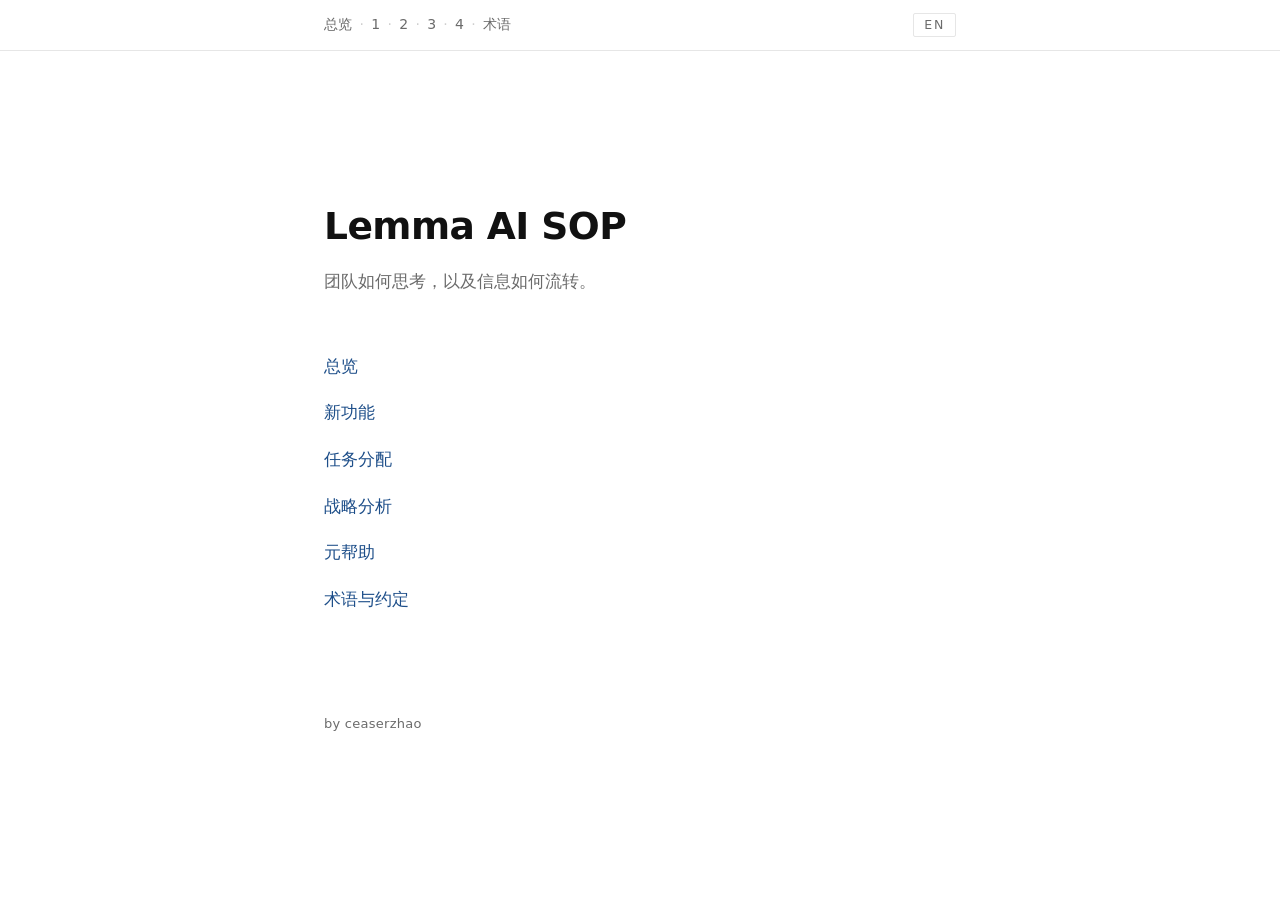
<file: site/index.html>
<!DOCTYPE html>
<html lang="zh-CN">
<head>
<meta charset="utf-8">
<meta name="viewport" content="width=device-width, initial-scale=1">
<title>Lemma AI SOP</title>
<link rel="icon" href="data:,">
<link rel="stylesheet" href="style.css">
</head>
<body>
<header class="topbar">
  <div class="topbar-inner">
    <nav class="nav" aria-label="站点导航"><a href="overview.html" title="总览">总览</a><span class="sep">·</span><a href="sop-1.html" title="新功能">1</a><span class="sep">·</span><a href="sop-2.html" title="任务分配">2</a><span class="sep">·</span><a href="sop-3.html" title="战略分析">3</a><span class="sep">·</span><a href="sop-4.html" title="元帮助">4</a><span class="sep">·</span><a href="glossary.html" title="术语与约定">术语</a></nav>
    <button type="button" class="en-btn" id="en-btn" aria-controls="en-note" aria-expanded="false">EN</button>
  </div>
  <p class="en-note" id="en-note" hidden>英文版尚未提供</p>
</header>
<main class="home">
  <h1 class="home-title">Lemma AI SOP</h1>
  <p class="home-tagline">团队如何思考，以及信息如何流转。</p>
  <nav class="entries" aria-label="文档入口">
    <a href="overview.html">总览</a>
    <a href="sop-1.html">新功能</a>
    <a href="sop-2.html">任务分配</a>
    <a href="sop-3.html">战略分析</a>
    <a href="sop-4.html">元帮助</a>
    <a href="glossary.html">术语与约定</a>
  </nav>
</main>
<footer class="site-footer">by ceaserzhao</footer>
<script>
(function () {
  var btn = document.getElementById('en-btn');
  var note = document.getElementById('en-note');
  if (!btn || !note) return;
  btn.addEventListener('click', function () {
    var willShow = note.hasAttribute('hidden');
    if (willShow) { note.removeAttribute('hidden'); }
    else { note.setAttribute('hidden', ''); }
    btn.setAttribute('aria-expanded', willShow ? 'true' : 'false');
  });
})();
</script>
</body>
</html>
</file>
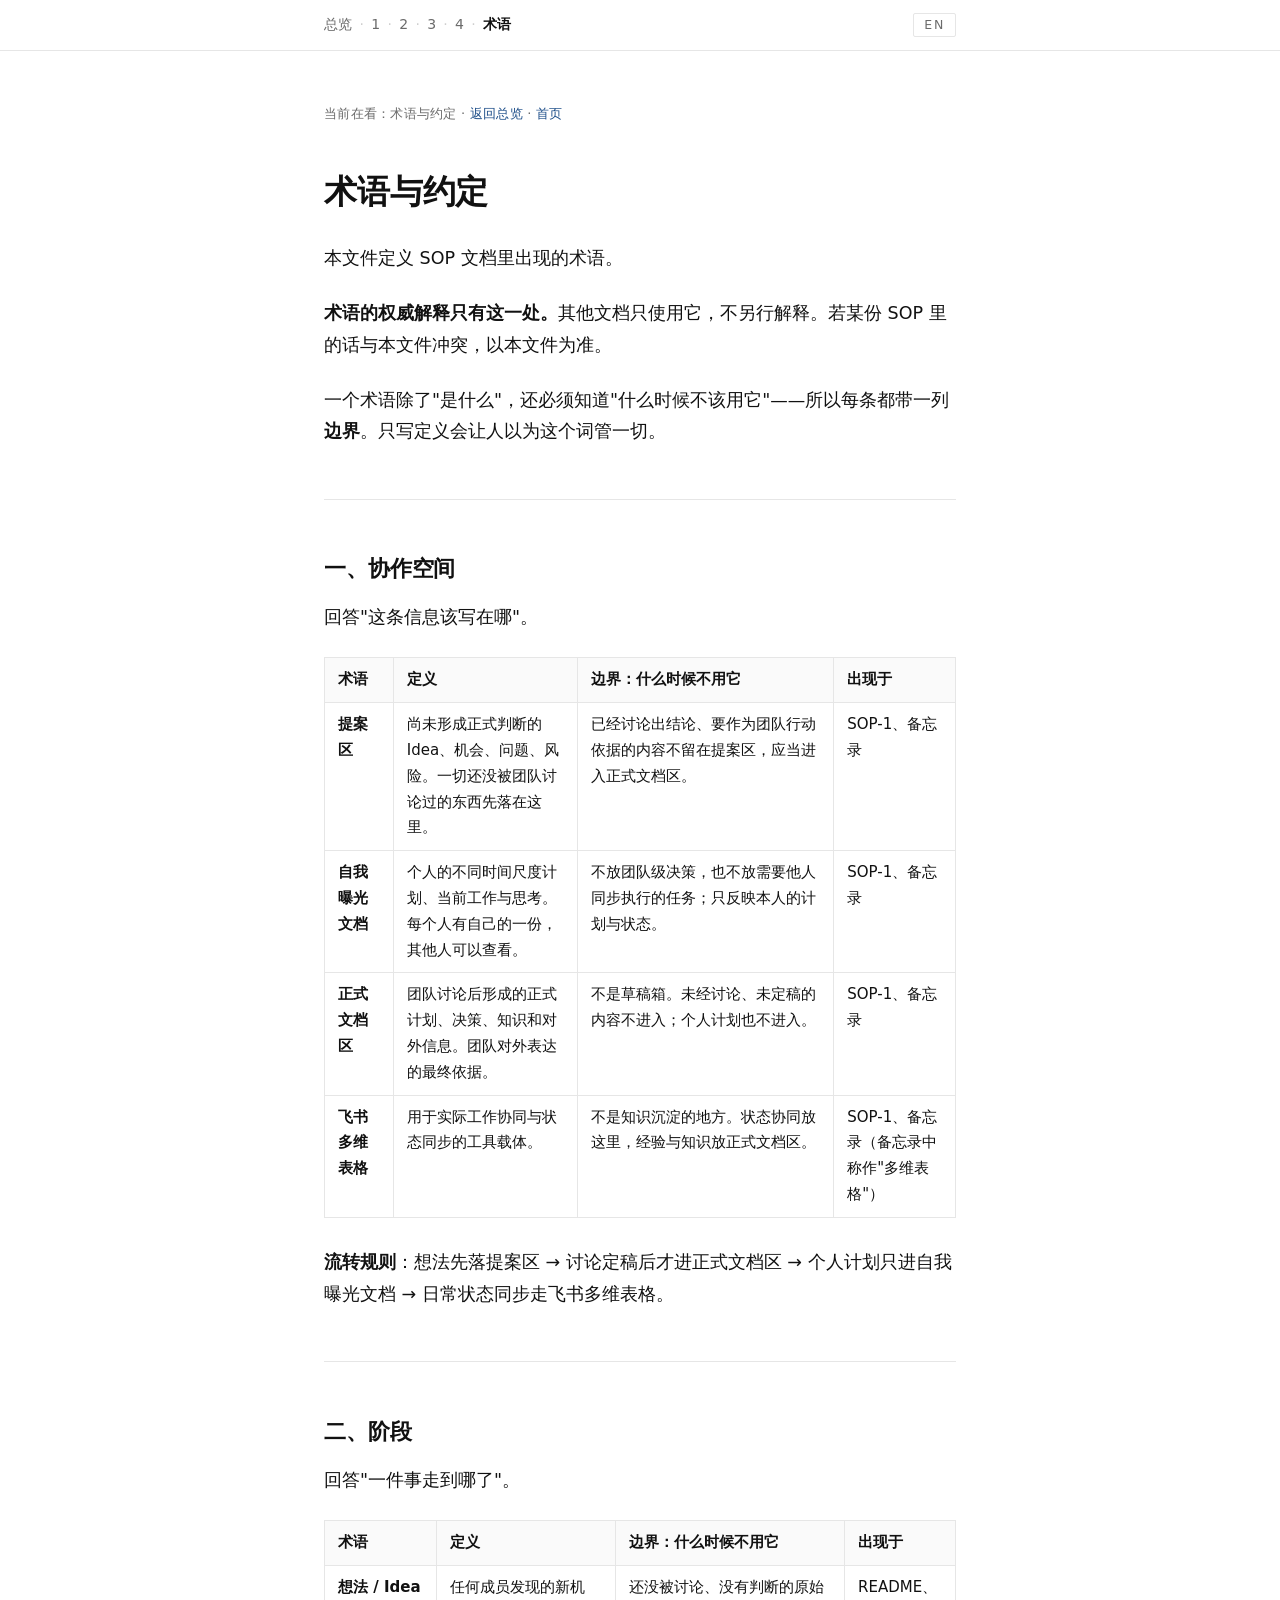
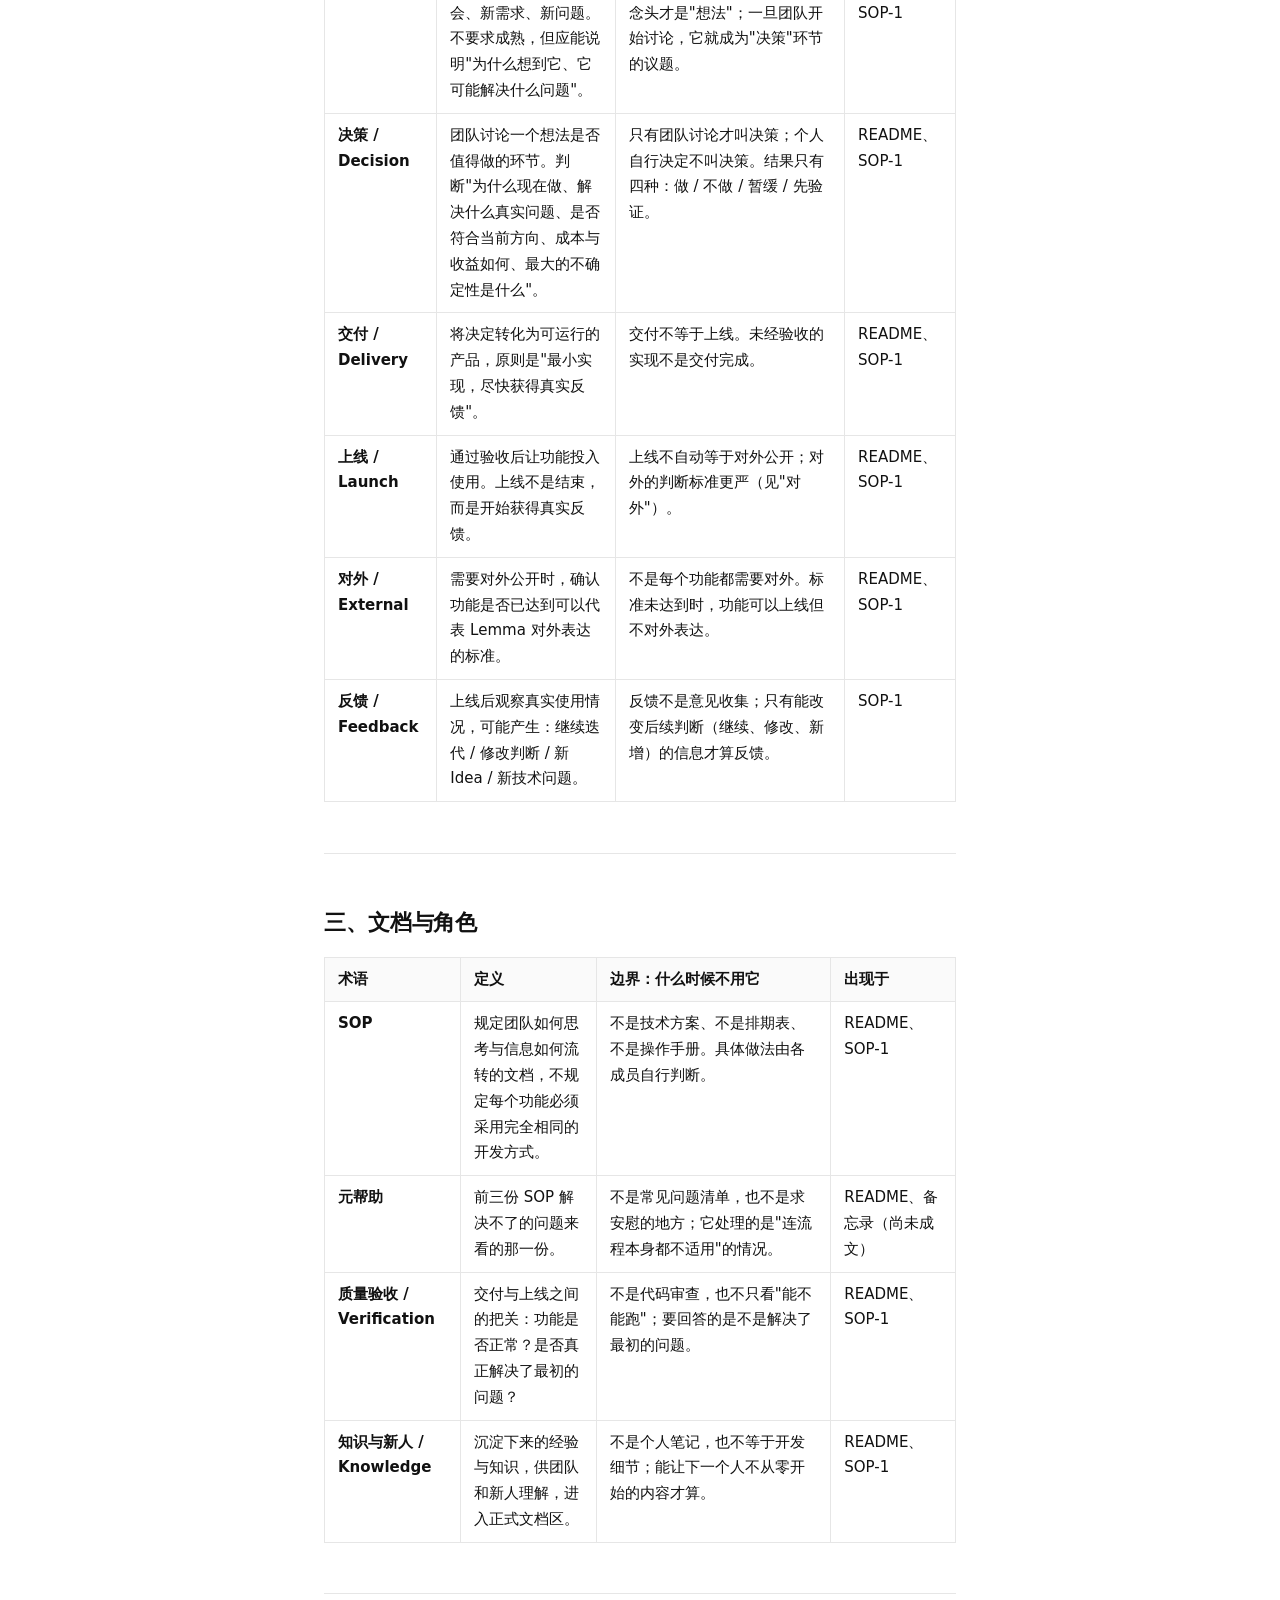
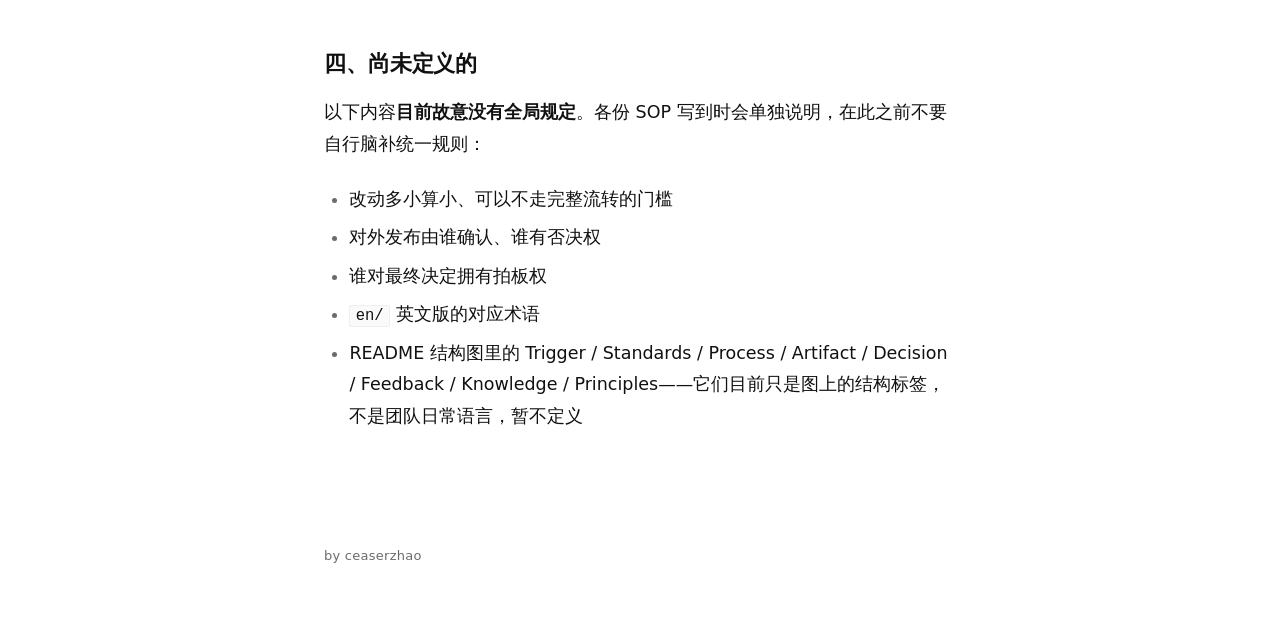
<file: site/glossary.html>
<!DOCTYPE html>
<html lang="zh-CN">
<head>
<meta charset="utf-8">
<meta name="viewport" content="width=device-width, initial-scale=1">
<title>术语与约定 · Lemma AI SOP</title>
<link rel="icon" href="data:,">
<link rel="stylesheet" href="style.css">
</head>
<body>
<header class="topbar">
  <div class="topbar-inner">
    <nav class="nav" aria-label="站点导航"><a href="overview.html" title="总览">总览</a><span class="sep">·</span><a href="sop-1.html" title="新功能">1</a><span class="sep">·</span><a href="sop-2.html" title="任务分配">2</a><span class="sep">·</span><a href="sop-3.html" title="战略分析">3</a><span class="sep">·</span><a href="sop-4.html" title="元帮助">4</a><span class="sep">·</span><a href="glossary.html" aria-current="page" title="术语与约定">术语</a></nav>
    <button type="button" class="en-btn" id="en-btn" aria-controls="en-note" aria-expanded="false">EN</button>
  </div>
  <p class="en-note" id="en-note" hidden>英文版尚未提供</p>
</header>
<main class="doc">
  <p class="doc-meta">当前在看：术语与约定 · <a href="overview.html">返回总览</a> · <a href="index.html">首页</a></p>
  <article>
<h1>术语与约定</h1>
<p>本文件定义 SOP 文档里出现的术语。</p>
<p><strong>术语的权威解释只有这一处。</strong>其他文档只使用它，不另行解释。若某份 SOP 里的话与本文件冲突，以本文件为准。</p>
<p>一个术语除了"是什么"，还必须知道"什么时候不该用它"——所以每条都带一列<strong>边界</strong>。只写定义会让人以为这个词管一切。</p>
<hr>
<h2>一、协作空间</h2>
<p>回答"这条信息该写在哪"。</p>
<div class="table-wrap"><table><thead><tr><th>术语</th><th>定义</th><th>边界：什么时候不用它</th><th>出现于</th></tr></thead><tbody><tr><td><strong>提案区</strong></td><td>尚未形成正式判断的 Idea、机会、问题、风险。一切还没被团队讨论过的东西先落在这里。</td><td>已经讨论出结论、要作为团队行动依据的内容不留在提案区，应当进入正式文档区。</td><td>SOP-1、备忘录</td></tr><tr><td><strong>自我曝光文档</strong></td><td>个人的不同时间尺度计划、当前工作与思考。每个人有自己的一份，其他人可以查看。</td><td>不放团队级决策，也不放需要他人同步执行的任务；只反映本人的计划与状态。</td><td>SOP-1、备忘录</td></tr><tr><td><strong>正式文档区</strong></td><td>团队讨论后形成的正式计划、决策、知识和对外信息。团队对外表达的最终依据。</td><td>不是草稿箱。未经讨论、未定稿的内容不进入；个人计划也不进入。</td><td>SOP-1、备忘录</td></tr><tr><td><strong>飞书多维表格</strong></td><td>用于实际工作协同与状态同步的工具载体。</td><td>不是知识沉淀的地方。状态协同放这里，经验与知识放正式文档区。</td><td>SOP-1、备忘录（备忘录中称作"多维表格"）</td></tr></tbody></table></div>
<p><strong>流转规则</strong>：想法先落提案区 → 讨论定稿后才进正式文档区 → 个人计划只进自我曝光文档 → 日常状态同步走飞书多维表格。</p>
<hr>
<h2>二、阶段</h2>
<p>回答"一件事走到哪了"。</p>
<div class="table-wrap"><table><thead><tr><th>术语</th><th>定义</th><th>边界：什么时候不用它</th><th>出现于</th></tr></thead><tbody><tr><td><strong>想法 / Idea</strong></td><td>任何成员发现的新机会、新需求、新问题。不要求成熟，但应能说明"为什么想到它、它可能解决什么问题"。</td><td>还没被讨论、没有判断的原始念头才是"想法"；一旦团队开始讨论，它就成为"决策"环节的议题。</td><td>README、SOP-1</td></tr><tr><td><strong>决策 / Decision</strong></td><td>团队讨论一个想法是否值得做的环节。判断"为什么现在做、解决什么真实问题、是否符合当前方向、成本与收益如何、最大的不确定性是什么"。</td><td>只有团队讨论才叫决策；个人自行决定不叫决策。结果只有四种：做 / 不做 / 暂缓 / 先验证。</td><td>README、SOP-1</td></tr><tr><td><strong>交付 / Delivery</strong></td><td>将决定转化为可运行的产品，原则是"最小实现，尽快获得真实反馈"。</td><td>交付不等于上线。未经验收的实现不是交付完成。</td><td>README、SOP-1</td></tr><tr><td><strong>上线 / Launch</strong></td><td>通过验收后让功能投入使用。上线不是结束，而是开始获得真实反馈。</td><td>上线不自动等于对外公开；对外的判断标准更严（见"对外"）。</td><td>README、SOP-1</td></tr><tr><td><strong>对外 / External</strong></td><td>需要对外公开时，确认功能是否已达到可以代表 Lemma 对外表达的标准。</td><td>不是每个功能都需要对外。标准未达到时，功能可以上线但不对外表达。</td><td>README、SOP-1</td></tr><tr><td><strong>反馈 / Feedback</strong></td><td>上线后观察真实使用情况，可能产生：继续迭代 / 修改判断 / 新 Idea / 新技术问题。</td><td>反馈不是意见收集；只有能改变后续判断（继续、修改、新增）的信息才算反馈。</td><td>SOP-1</td></tr></tbody></table></div>
<hr>
<h2>三、文档与角色</h2>
<div class="table-wrap"><table><thead><tr><th>术语</th><th>定义</th><th>边界：什么时候不用它</th><th>出现于</th></tr></thead><tbody><tr><td><strong>SOP</strong></td><td>规定团队如何思考与信息如何流转的文档，不规定每个功能必须采用完全相同的开发方式。</td><td>不是技术方案、不是排期表、不是操作手册。具体做法由各成员自行判断。</td><td>README、SOP-1</td></tr><tr><td><strong>元帮助</strong></td><td>前三份 SOP 解决不了的问题来看的那一份。</td><td>不是常见问题清单，也不是求安慰的地方；它处理的是"连流程本身都不适用"的情况。</td><td>README、备忘录（尚未成文）</td></tr><tr><td><strong>质量验收 / Verification</strong></td><td>交付与上线之间的把关：功能是否正常？是否真正解决了最初的问题？</td><td>不是代码审查，也不只看"能不能跑"；要回答的是不是解决了最初的问题。</td><td>README、SOP-1</td></tr><tr><td><strong>知识与新人 / Knowledge</strong></td><td>沉淀下来的经验与知识，供团队和新人理解，进入正式文档区。</td><td>不是个人笔记，也不等于开发细节；能让下一个人不从零开始的内容才算。</td><td>README、SOP-1</td></tr></tbody></table></div>
<hr>
<h2>四、尚未定义的</h2>
<p>以下内容<strong>目前故意没有全局规定</strong>。各份 SOP 写到时会单独说明，在此之前不要自行脑补统一规则：</p>
<ul><li>改动多小算小、可以不走完整流转的门槛</li><li>对外发布由谁确认、谁有否决权</li><li>谁对最终决定拥有拍板权</li><li><code>en/</code> 英文版的对应术语</li><li>README 结构图里的 Trigger / Standards / Process / Artifact / Decision / Feedback / Knowledge / Principles——它们目前只是图上的结构标签，不是团队日常语言，暂不定义</li></ul>
  </article>
</main>
<footer class="site-footer">by ceaserzhao</footer>
<script>
(function () {
  var btn = document.getElementById('en-btn');
  var note = document.getElementById('en-note');
  if (!btn || !note) return;
  btn.addEventListener('click', function () {
    var willShow = note.hasAttribute('hidden');
    if (willShow) { note.removeAttribute('hidden'); }
    else { note.setAttribute('hidden', ''); }
    btn.setAttribute('aria-expanded', willShow ? 'true' : 'false');
  });
})();
</script>
</body>
</html>
</file>
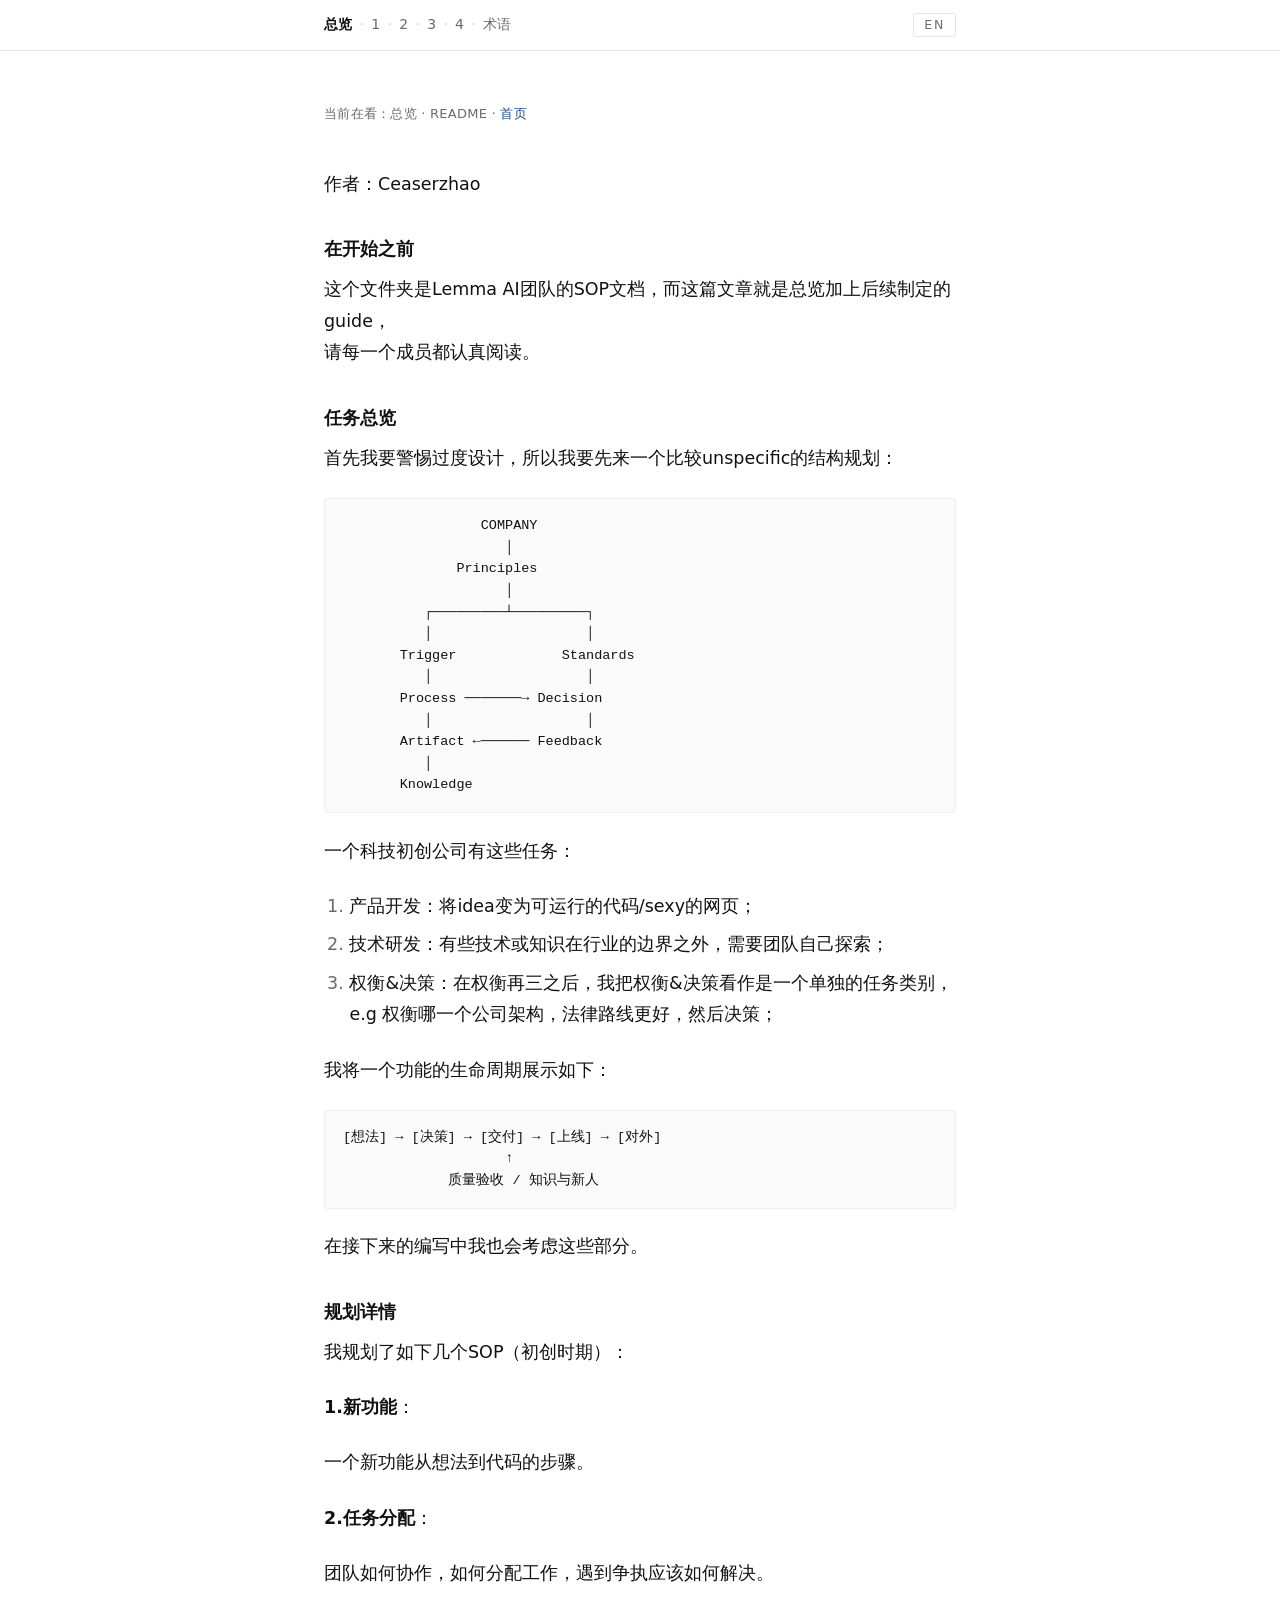
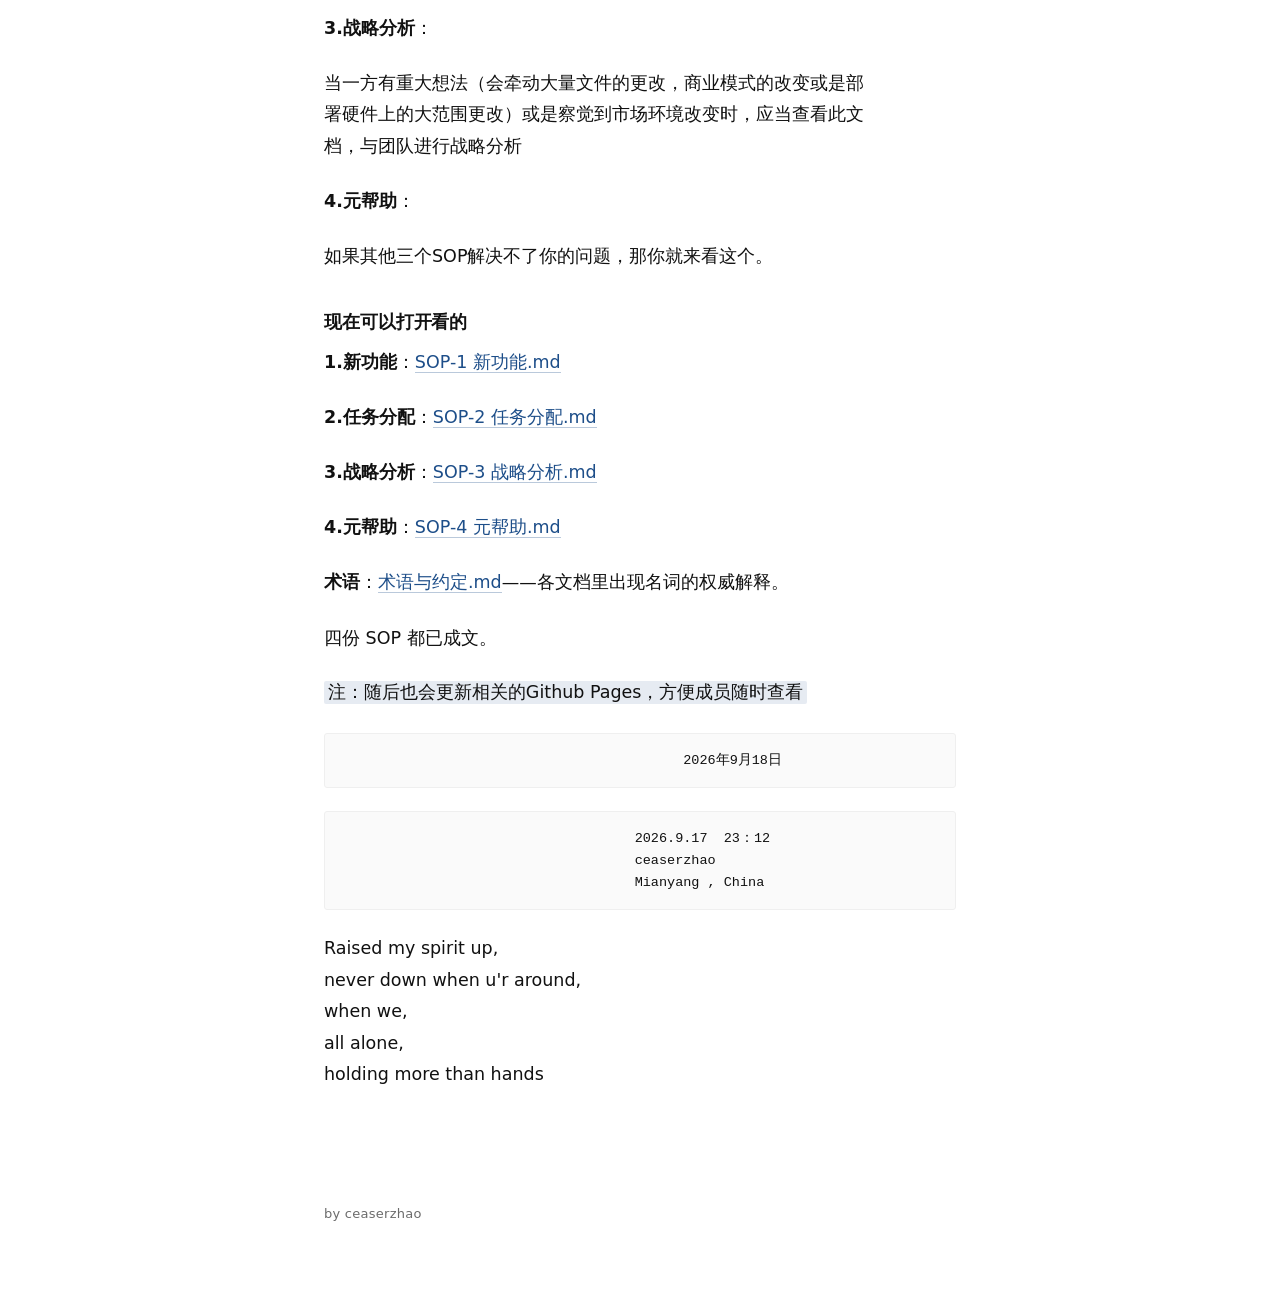
<file: site/overview.html>
<!DOCTYPE html>
<html lang="zh-CN">
<head>
<meta charset="utf-8">
<meta name="viewport" content="width=device-width, initial-scale=1">
<title>总览 · Lemma AI SOP</title>
<link rel="icon" href="data:,">
<link rel="stylesheet" href="style.css">
</head>
<body>
<header class="topbar">
  <div class="topbar-inner">
    <nav class="nav" aria-label="站点导航"><a href="overview.html" aria-current="page" title="总览">总览</a><span class="sep">·</span><a href="sop-1.html" title="新功能">1</a><span class="sep">·</span><a href="sop-2.html" title="任务分配">2</a><span class="sep">·</span><a href="sop-3.html" title="战略分析">3</a><span class="sep">·</span><a href="sop-4.html" title="元帮助">4</a><span class="sep">·</span><a href="glossary.html" title="术语与约定">术语</a></nav>
    <button type="button" class="en-btn" id="en-btn" aria-controls="en-note" aria-expanded="false">EN</button>
  </div>
  <p class="en-note" id="en-note" hidden>英文版尚未提供</p>
</header>
<main class="doc">
  <p class="doc-meta">当前在看：总览 · README · <a href="index.html">首页</a></p>
  <article>
<p>作者：Ceaserzhao</p>
<h3>在开始之前</h3>
<p>这个文件夹是Lemma AI团队的SOP文档，而这篇文章就是总览加上后续制定的guide，<br>请每一个成员都认真阅读。</p>
<h3>任务总览</h3>
<p>首先我要警惕过度设计，所以我要先来一个比较unspecific的结构规划：</p>
<pre><code>                 COMPANY
                    │
              Principles
                    │
          ┌─────────┴─────────┐
          │                   │
       Trigger             Standards
          │                   │
       Process ───────→ Decision
          │                   │
       Artifact ←────── Feedback
          │
       Knowledge</code></pre>
<p>一个科技初创公司有这些任务：</p>
<ol><li>产品开发：将idea变为可运行的代码/sexy的网页；</li><li>技术研发：有些技术或知识在行业的边界之外，需要团队自己探索；</li><li>权衡&amp;决策：在权衡再三之后，我把权衡&amp;决策看作是一个单独的任务类别，e.g 权衡哪一个公司架构，法律路线更好，然后决策；</li></ol>
<p>我将一个功能的生命周期展示如下：</p>
<pre><code>[想法] → [决策] → [交付] → [上线] → [对外]
                    ↑
             质量验收 / 知识与新人</code></pre>
<p>在接下来的编写中我也会考虑这些部分。</p>
<h3>规划详情</h3>
<p>我规划了如下几个SOP（初创时期）：</p>
<p><strong>1.新功能</strong>：</p>
<p>一个新功能从想法到代码的步骤。</p>
<p><strong>2.任务分配</strong>：</p>
<p>团队如何协作，如何分配工作，遇到争执应该如何解决。</p>
<p><strong>3.战略分析</strong>：</p>
<p>当一方有重大想法（会牵动大量文件的更改，商业模式的改变或是部<br>署硬件上的大范围更改）或是察觉到市场环境改变时，应当查看此文<br>档，与团队进行战略分析</p>
<p><strong>4.元帮助</strong>：</p>
<p>如果其他三个SOP解决不了你的问题，那你就来看这个。</p>
<h3>现在可以打开看的</h3>
<p><strong>1.新功能</strong>：<a href="sop-1.html">SOP-1 新功能.md</a></p>
<p><strong>2.任务分配</strong>：<a href="sop-2.html">SOP-2 任务分配.md</a></p>
<p><strong>3.战略分析</strong>：<a href="sop-3.html">SOP-3 战略分析.md</a></p>
<p><strong>4.元帮助</strong>：<a href="sop-4.html">SOP-4 元帮助.md</a></p>
<p><strong>术语</strong>：<a href="glossary.html">术语与约定.md</a>——各文档里出现名词的权威解释。</p>
<p>四份 SOP 都已成文。</p>
<p><mark>注：随后也会更新相关的Github Pages，方便成员随时查看</mark></p>
<pre class="pre-indent"><code>                                          2026年9月18日</code></pre>
<pre class="pre-indent"><code>                                    2026.9.17  23：12
                                    ceaserzhao
                                    Mianyang , China</code></pre>
<p>Raised my spirit up,<br>never down when u'r around,<br>when we,<br>all alone,<br>holding more than hands</p>
  </article>
</main>
<footer class="site-footer">by ceaserzhao</footer>
<script>
(function () {
  var btn = document.getElementById('en-btn');
  var note = document.getElementById('en-note');
  if (!btn || !note) return;
  btn.addEventListener('click', function () {
    var willShow = note.hasAttribute('hidden');
    if (willShow) { note.removeAttribute('hidden'); }
    else { note.setAttribute('hidden', ''); }
    btn.setAttribute('aria-expanded', willShow ? 'true' : 'false');
  });
})();
</script>
</body>
</html>
</file>
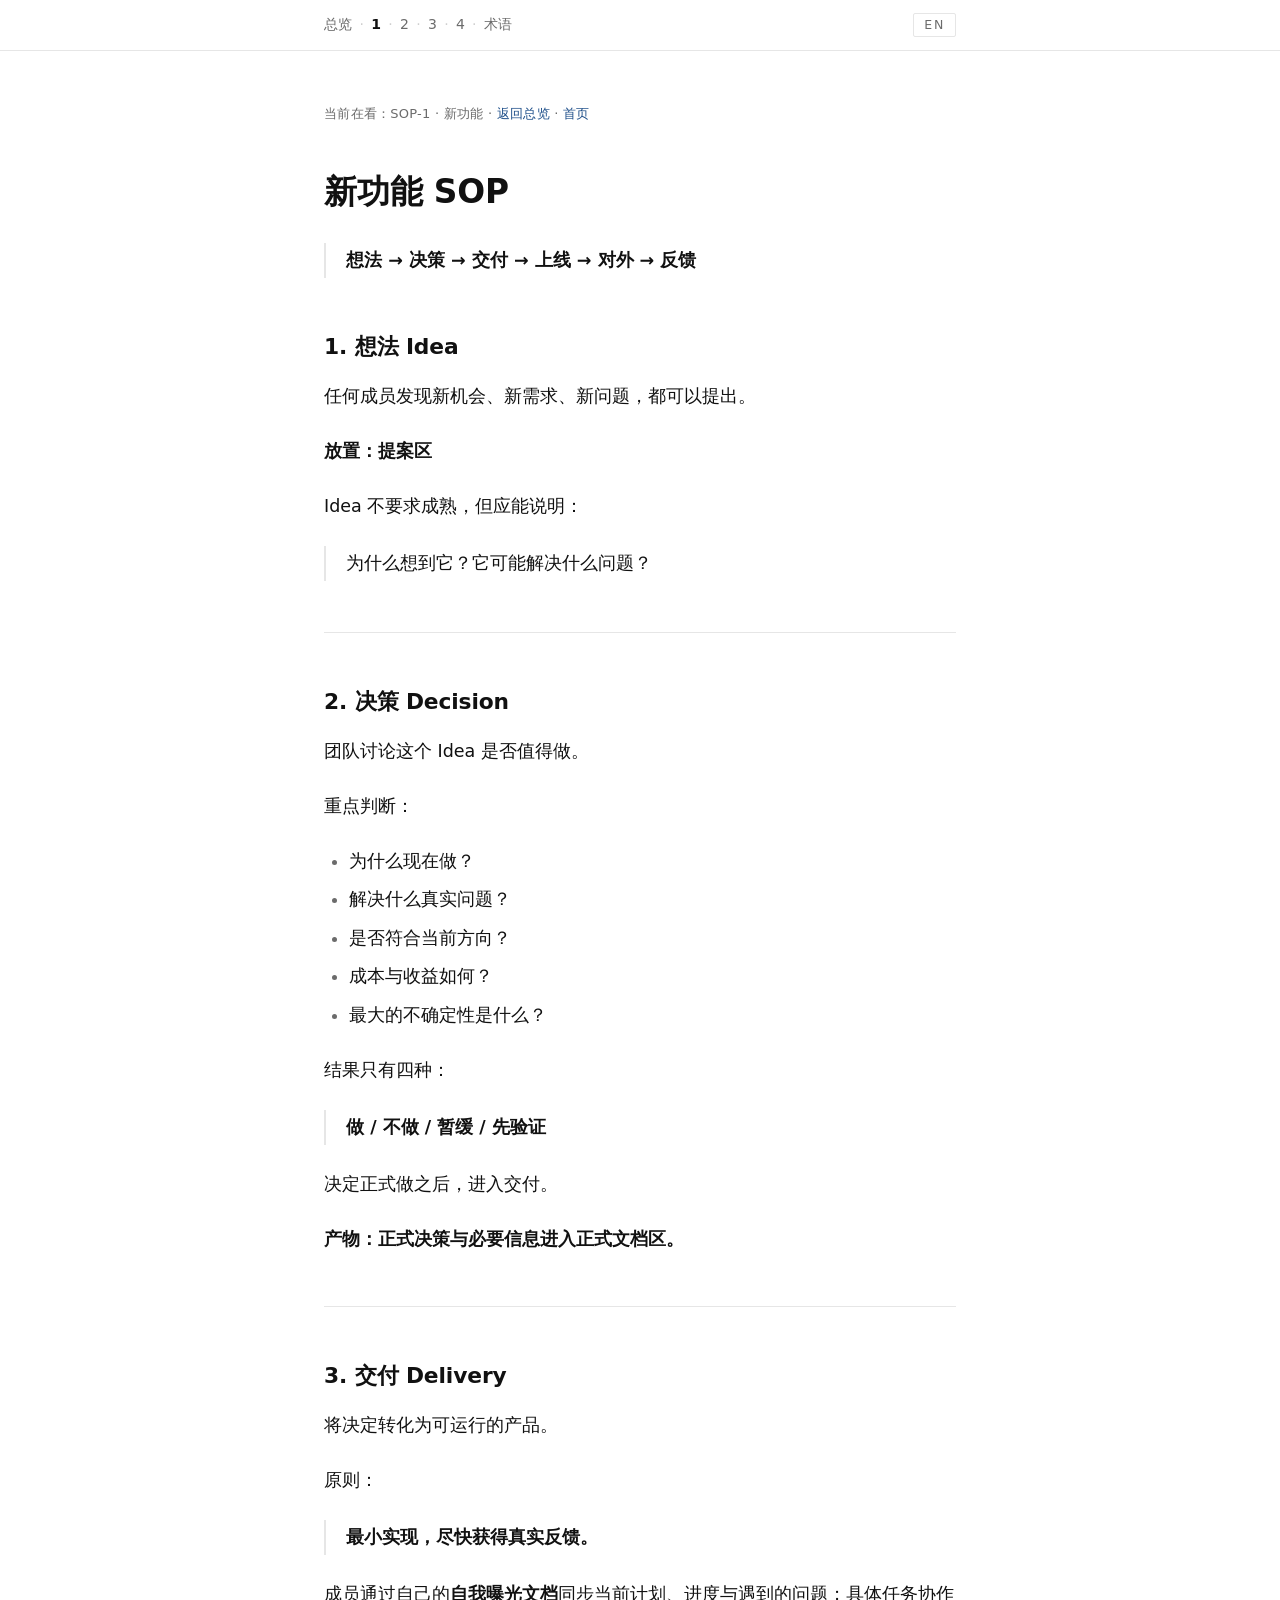
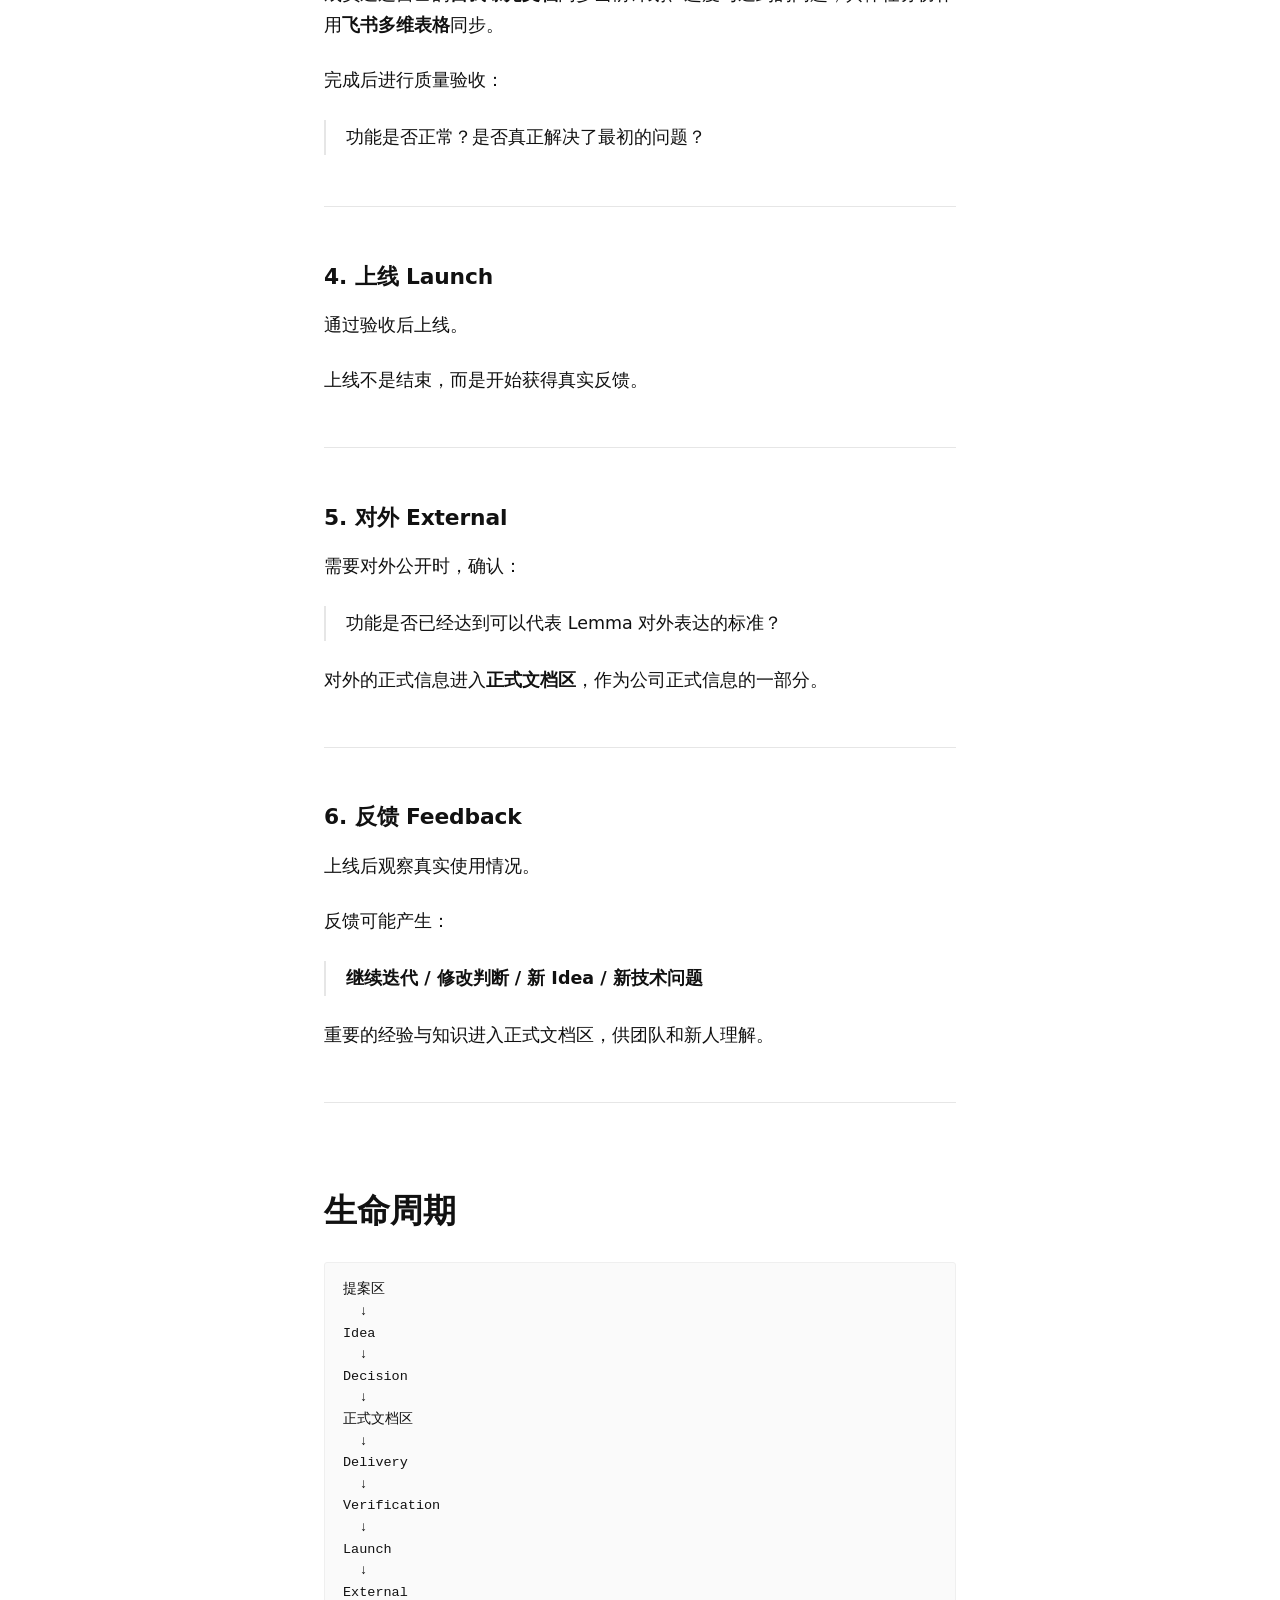
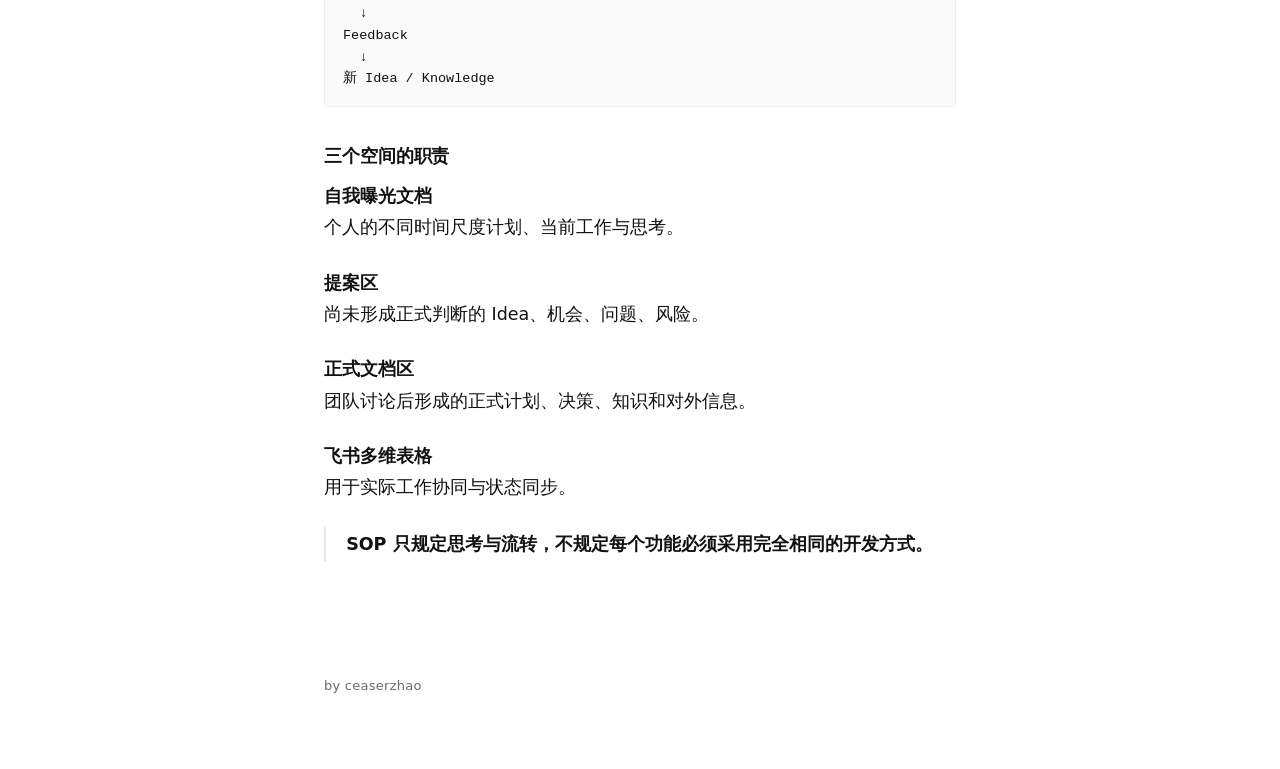
<file: site/sop-1.html>
<!DOCTYPE html>
<html lang="zh-CN">
<head>
<meta charset="utf-8">
<meta name="viewport" content="width=device-width, initial-scale=1">
<title>新功能 · Lemma AI SOP</title>
<link rel="icon" href="data:,">
<link rel="stylesheet" href="style.css">
</head>
<body>
<header class="topbar">
  <div class="topbar-inner">
    <nav class="nav" aria-label="站点导航"><a href="overview.html" title="总览">总览</a><span class="sep">·</span><a href="sop-1.html" aria-current="page" title="新功能">1</a><span class="sep">·</span><a href="sop-2.html" title="任务分配">2</a><span class="sep">·</span><a href="sop-3.html" title="战略分析">3</a><span class="sep">·</span><a href="sop-4.html" title="元帮助">4</a><span class="sep">·</span><a href="glossary.html" title="术语与约定">术语</a></nav>
    <button type="button" class="en-btn" id="en-btn" aria-controls="en-note" aria-expanded="false">EN</button>
  </div>
  <p class="en-note" id="en-note" hidden>英文版尚未提供</p>
</header>
<main class="doc">
  <p class="doc-meta">当前在看：SOP-1 · 新功能 · <a href="overview.html">返回总览</a> · <a href="index.html">首页</a></p>
  <article>
<h1>新功能 SOP</h1>
<blockquote><p><strong>想法 → 决策 → 交付 → 上线 → 对外 → 反馈</strong></p></blockquote>
<h2>1. 想法 Idea</h2>
<p>任何成员发现新机会、新需求、新问题，都可以提出。</p>
<p><strong>放置：提案区</strong></p>
<p>Idea 不要求成熟，但应能说明：</p>
<blockquote><p>为什么想到它？它可能解决什么问题？</p></blockquote>
<hr>
<h2>2. 决策 Decision</h2>
<p>团队讨论这个 Idea 是否值得做。</p>
<p>重点判断：</p>
<ul><li>为什么现在做？</li><li>解决什么真实问题？</li><li>是否符合当前方向？</li><li>成本与收益如何？</li><li>最大的不确定性是什么？</li></ul>
<p>结果只有四种：</p>
<blockquote><p><strong>做 / 不做 / 暂缓 / 先验证</strong></p></blockquote>
<p>决定正式做之后，进入交付。</p>
<p><strong>产物：正式决策与必要信息进入正式文档区。</strong></p>
<hr>
<h2>3. 交付 Delivery</h2>
<p>将决定转化为可运行的产品。</p>
<p>原则：</p>
<blockquote><p><strong>最小实现，尽快获得真实反馈。</strong></p></blockquote>
<p>成员通过自己的<strong>自我曝光文档</strong>同步当前计划、进度与遇到的问题；具体任务协作用<strong>飞书多维表格</strong>同步。</p>
<p>完成后进行质量验收：</p>
<blockquote><p>功能是否正常？是否真正解决了最初的问题？</p></blockquote>
<hr>
<h2>4. 上线 Launch</h2>
<p>通过验收后上线。</p>
<p>上线不是结束，而是开始获得真实反馈。</p>
<hr>
<h2>5. 对外 External</h2>
<p>需要对外公开时，确认：</p>
<blockquote><p>功能是否已经达到可以代表 Lemma 对外表达的标准？</p></blockquote>
<p>对外的正式信息进入<strong>正式文档区</strong>，作为公司正式信息的一部分。</p>
<hr>
<h2>6. 反馈 Feedback</h2>
<p>上线后观察真实使用情况。</p>
<p>反馈可能产生：</p>
<blockquote><p><strong>继续迭代 / 修改判断 / 新 Idea / 新技术问题</strong></p></blockquote>
<p>重要的经验与知识进入正式文档区，供团队和新人理解。</p>
<hr>
<h1>生命周期</h1>
<pre><code>提案区
  ↓
Idea
  ↓
Decision
  ↓
正式文档区
  ↓
Delivery
  ↓
Verification
  ↓
Launch
  ↓
External
  ↓
Feedback
  ↓
新 Idea / Knowledge</code></pre>
<h3>三个空间的职责</h3>
<p><strong>自我曝光文档</strong><br>个人的不同时间尺度计划、当前工作与思考。</p>
<p><strong>提案区</strong><br>尚未形成正式判断的 Idea、机会、问题、风险。</p>
<p><strong>正式文档区</strong><br>团队讨论后形成的正式计划、决策、知识和对外信息。</p>
<p><strong>飞书多维表格</strong><br>用于实际工作协同与状态同步。</p>
<blockquote><p><strong>SOP 只规定思考与流转，不规定每个功能必须采用完全相同的开发方式。</strong></p></blockquote>
  </article>
</main>
<footer class="site-footer">by ceaserzhao</footer>
<script>
(function () {
  var btn = document.getElementById('en-btn');
  var note = document.getElementById('en-note');
  if (!btn || !note) return;
  btn.addEventListener('click', function () {
    var willShow = note.hasAttribute('hidden');
    if (willShow) { note.removeAttribute('hidden'); }
    else { note.setAttribute('hidden', ''); }
    btn.setAttribute('aria-expanded', willShow ? 'true' : 'false');
  });
})();
</script>
</body>
</html>
</file>
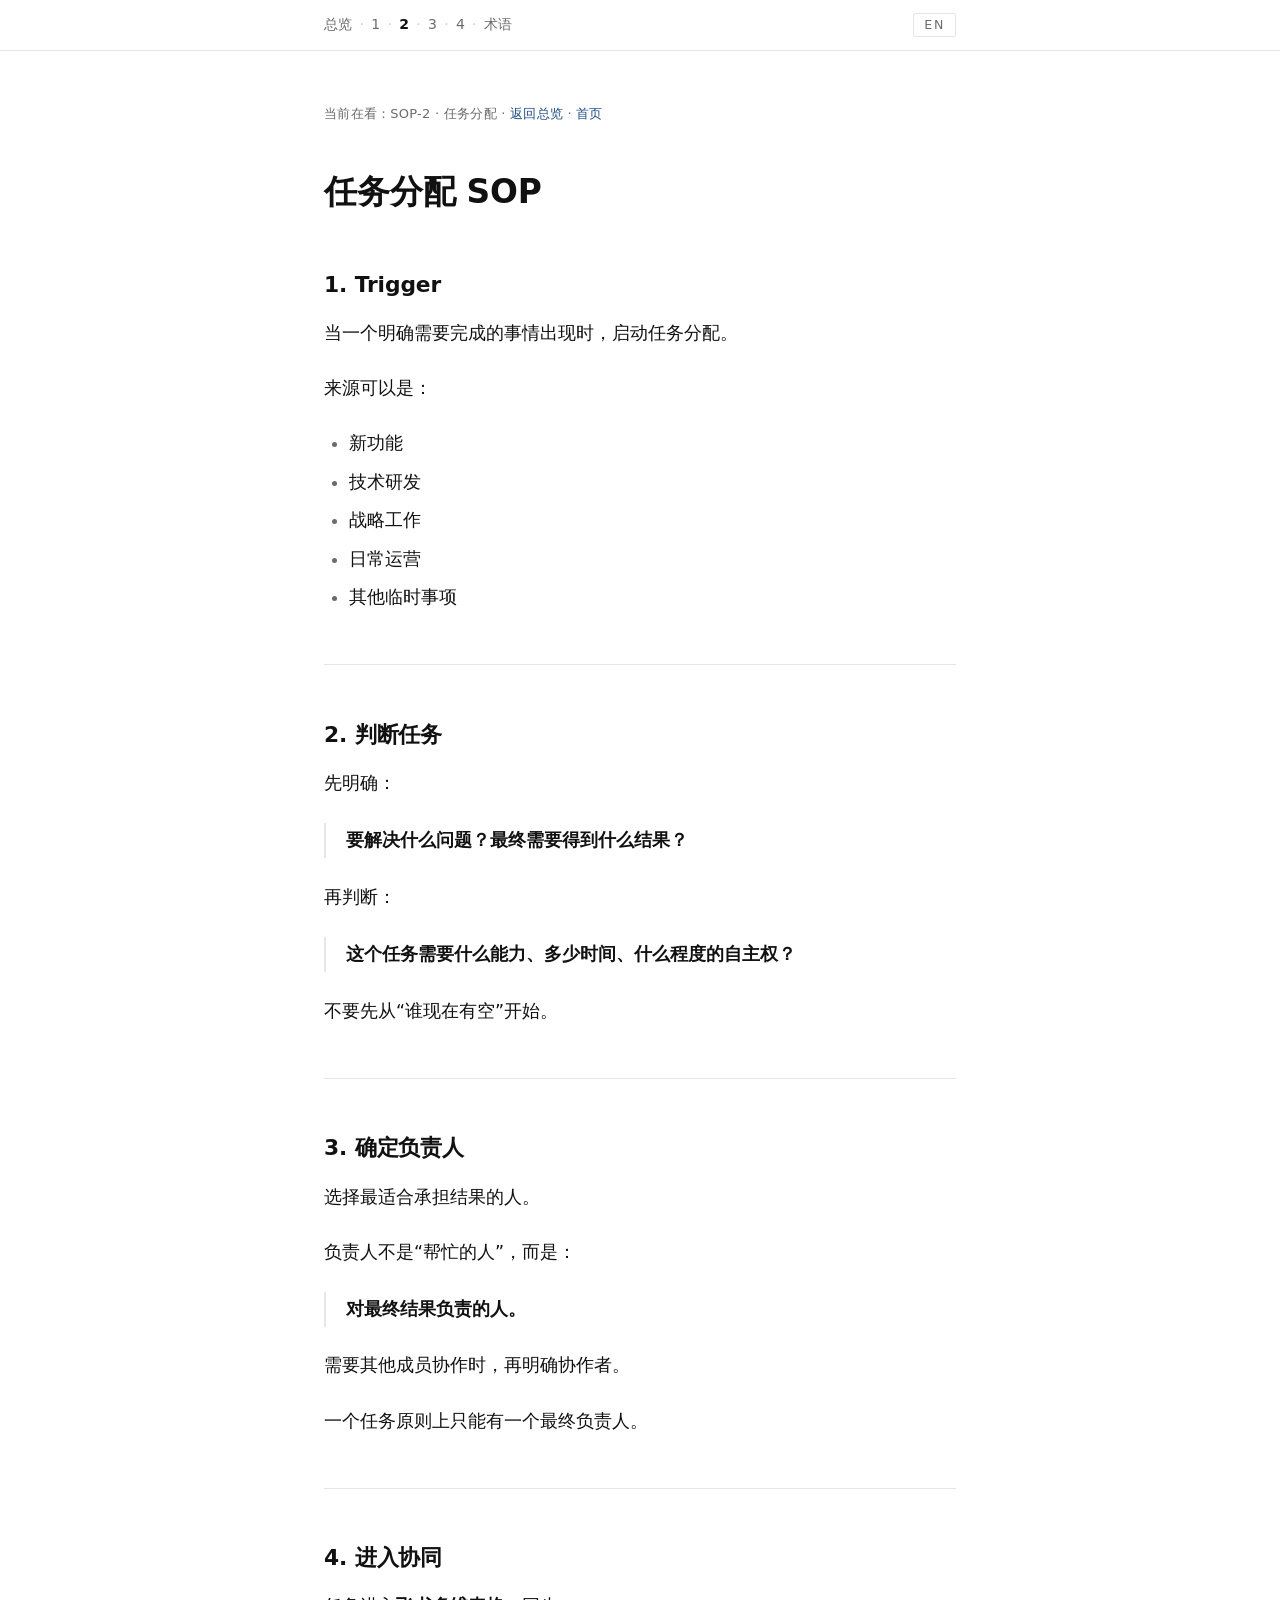
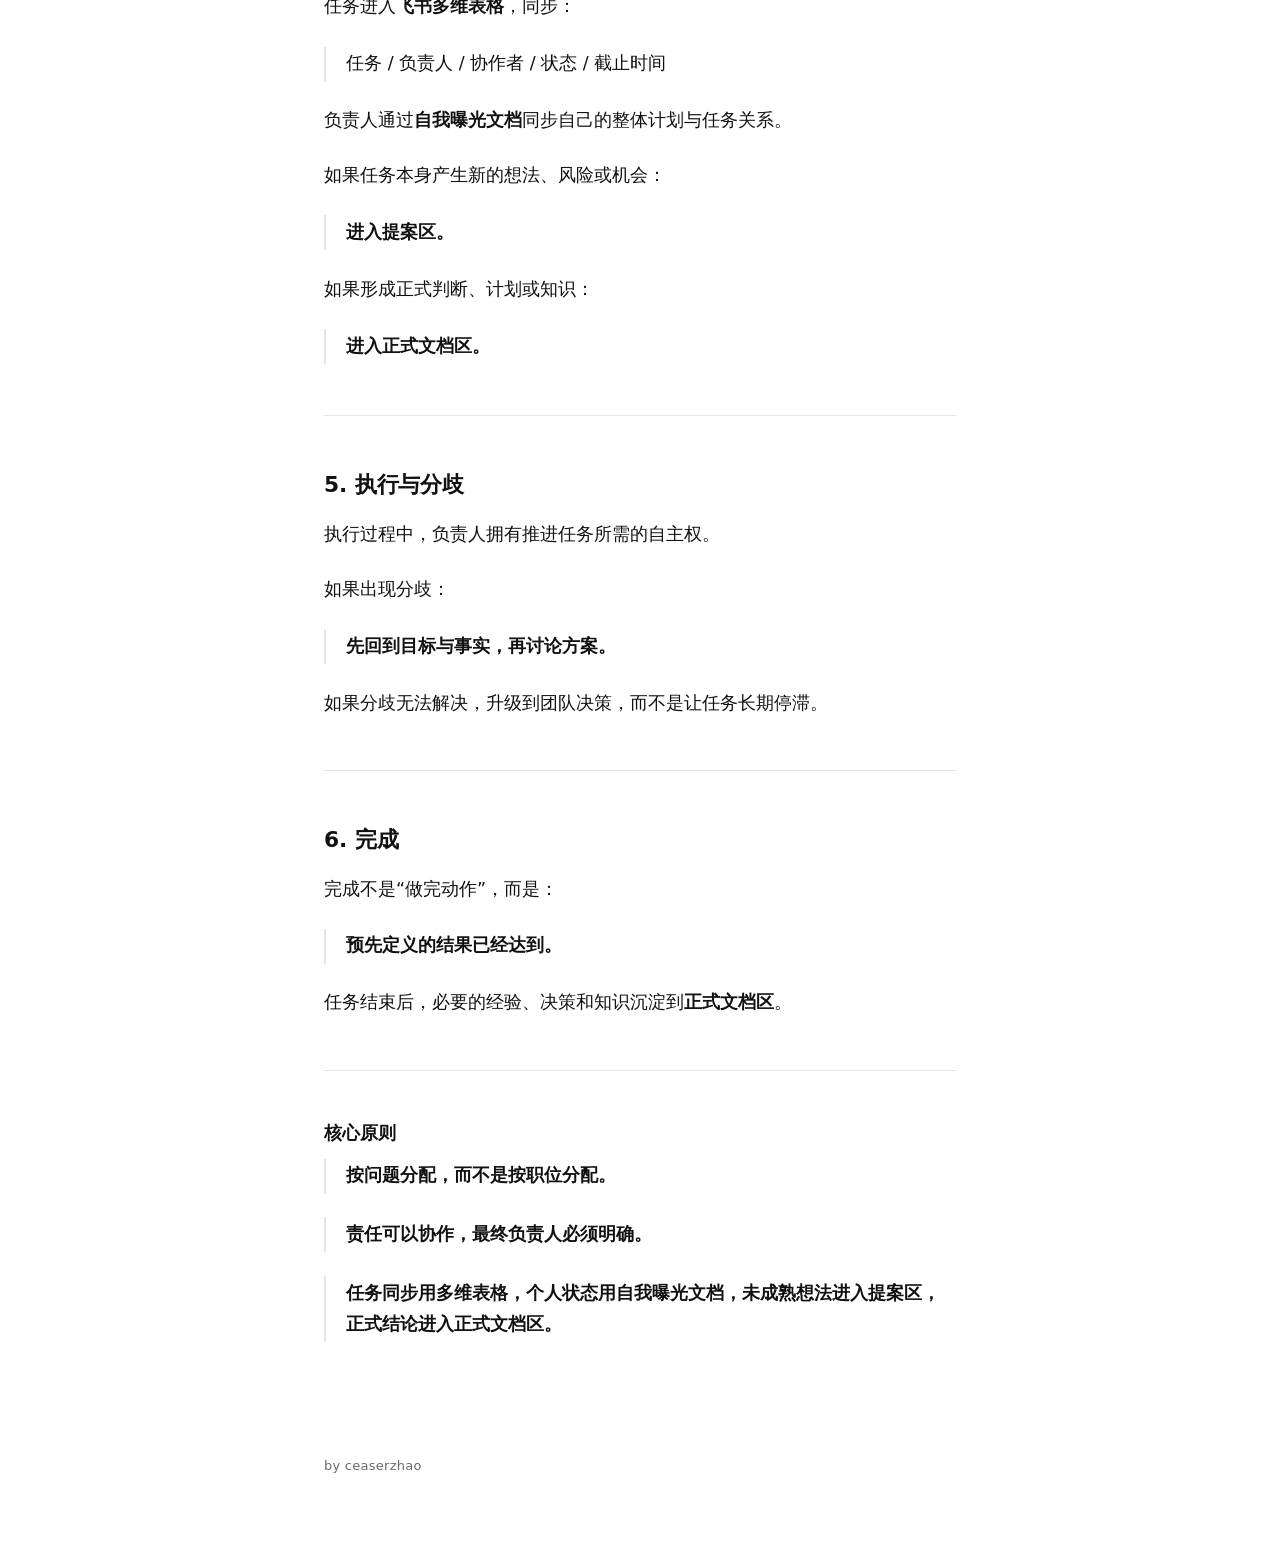
<file: site/sop-2.html>
<!DOCTYPE html>
<html lang="zh-CN">
<head>
<meta charset="utf-8">
<meta name="viewport" content="width=device-width, initial-scale=1">
<title>任务分配 · Lemma AI SOP</title>
<link rel="icon" href="data:,">
<link rel="stylesheet" href="style.css">
</head>
<body>
<header class="topbar">
  <div class="topbar-inner">
    <nav class="nav" aria-label="站点导航"><a href="overview.html" title="总览">总览</a><span class="sep">·</span><a href="sop-1.html" title="新功能">1</a><span class="sep">·</span><a href="sop-2.html" aria-current="page" title="任务分配">2</a><span class="sep">·</span><a href="sop-3.html" title="战略分析">3</a><span class="sep">·</span><a href="sop-4.html" title="元帮助">4</a><span class="sep">·</span><a href="glossary.html" title="术语与约定">术语</a></nav>
    <button type="button" class="en-btn" id="en-btn" aria-controls="en-note" aria-expanded="false">EN</button>
  </div>
  <p class="en-note" id="en-note" hidden>英文版尚未提供</p>
</header>
<main class="doc">
  <p class="doc-meta">当前在看：SOP-2 · 任务分配 · <a href="overview.html">返回总览</a> · <a href="index.html">首页</a></p>
  <article>
<h1>任务分配 SOP</h1>
<h2>1. Trigger</h2>
<p>当一个明确需要完成的事情出现时，启动任务分配。</p>
<p>来源可以是：</p>
<ul><li>新功能</li><li>技术研发</li><li>战略工作</li><li>日常运营</li><li>其他临时事项</li></ul>
<hr>
<h2>2. 判断任务</h2>
<p>先明确：</p>
<blockquote><p><strong>要解决什么问题？最终需要得到什么结果？</strong></p></blockquote>
<p>再判断：</p>
<blockquote><p><strong>这个任务需要什么能力、多少时间、什么程度的自主权？</strong></p></blockquote>
<p>不要先从“谁现在有空”开始。</p>
<hr>
<h2>3. 确定负责人</h2>
<p>选择最适合承担结果的人。</p>
<p>负责人不是“帮忙的人”，而是：</p>
<blockquote><p><strong>对最终结果负责的人。</strong></p></blockquote>
<p>需要其他成员协作时，再明确协作者。</p>
<p>一个任务原则上只能有一个最终负责人。</p>
<hr>
<h2>4. 进入协同</h2>
<p>任务进入<strong>飞书多维表格</strong>，同步：</p>
<blockquote><p>任务 / 负责人 / 协作者 / 状态 / 截止时间</p></blockquote>
<p>负责人通过<strong>自我曝光文档</strong>同步自己的整体计划与任务关系。</p>
<p>如果任务本身产生新的想法、风险或机会：</p>
<blockquote><p><strong>进入提案区。</strong></p></blockquote>
<p>如果形成正式判断、计划或知识：</p>
<blockquote><p><strong>进入正式文档区。</strong></p></blockquote>
<hr>
<h2>5. 执行与分歧</h2>
<p>执行过程中，负责人拥有推进任务所需的自主权。</p>
<p>如果出现分歧：</p>
<blockquote><p><strong>先回到目标与事实，再讨论方案。</strong></p></blockquote>
<p>如果分歧无法解决，升级到团队决策，而不是让任务长期停滞。</p>
<hr>
<h2>6. 完成</h2>
<p>完成不是“做完动作”，而是：</p>
<blockquote><p><strong>预先定义的结果已经达到。</strong></p></blockquote>
<p>任务结束后，必要的经验、决策和知识沉淀到<strong>正式文档区</strong>。</p>
<hr>
<h3>核心原则</h3>
<blockquote><p><strong>按问题分配，而不是按职位分配。</strong></p></blockquote>
<blockquote><p><strong>责任可以协作，最终负责人必须明确。</strong></p></blockquote>
<blockquote><p><strong>任务同步用多维表格，个人状态用自我曝光文档，未成熟想法进入提案区，正式结论进入正式文档区。</strong></p></blockquote>
  </article>
</main>
<footer class="site-footer">by ceaserzhao</footer>
<script>
(function () {
  var btn = document.getElementById('en-btn');
  var note = document.getElementById('en-note');
  if (!btn || !note) return;
  btn.addEventListener('click', function () {
    var willShow = note.hasAttribute('hidden');
    if (willShow) { note.removeAttribute('hidden'); }
    else { note.setAttribute('hidden', ''); }
    btn.setAttribute('aria-expanded', willShow ? 'true' : 'false');
  });
})();
</script>
</body>
</html>
</file>
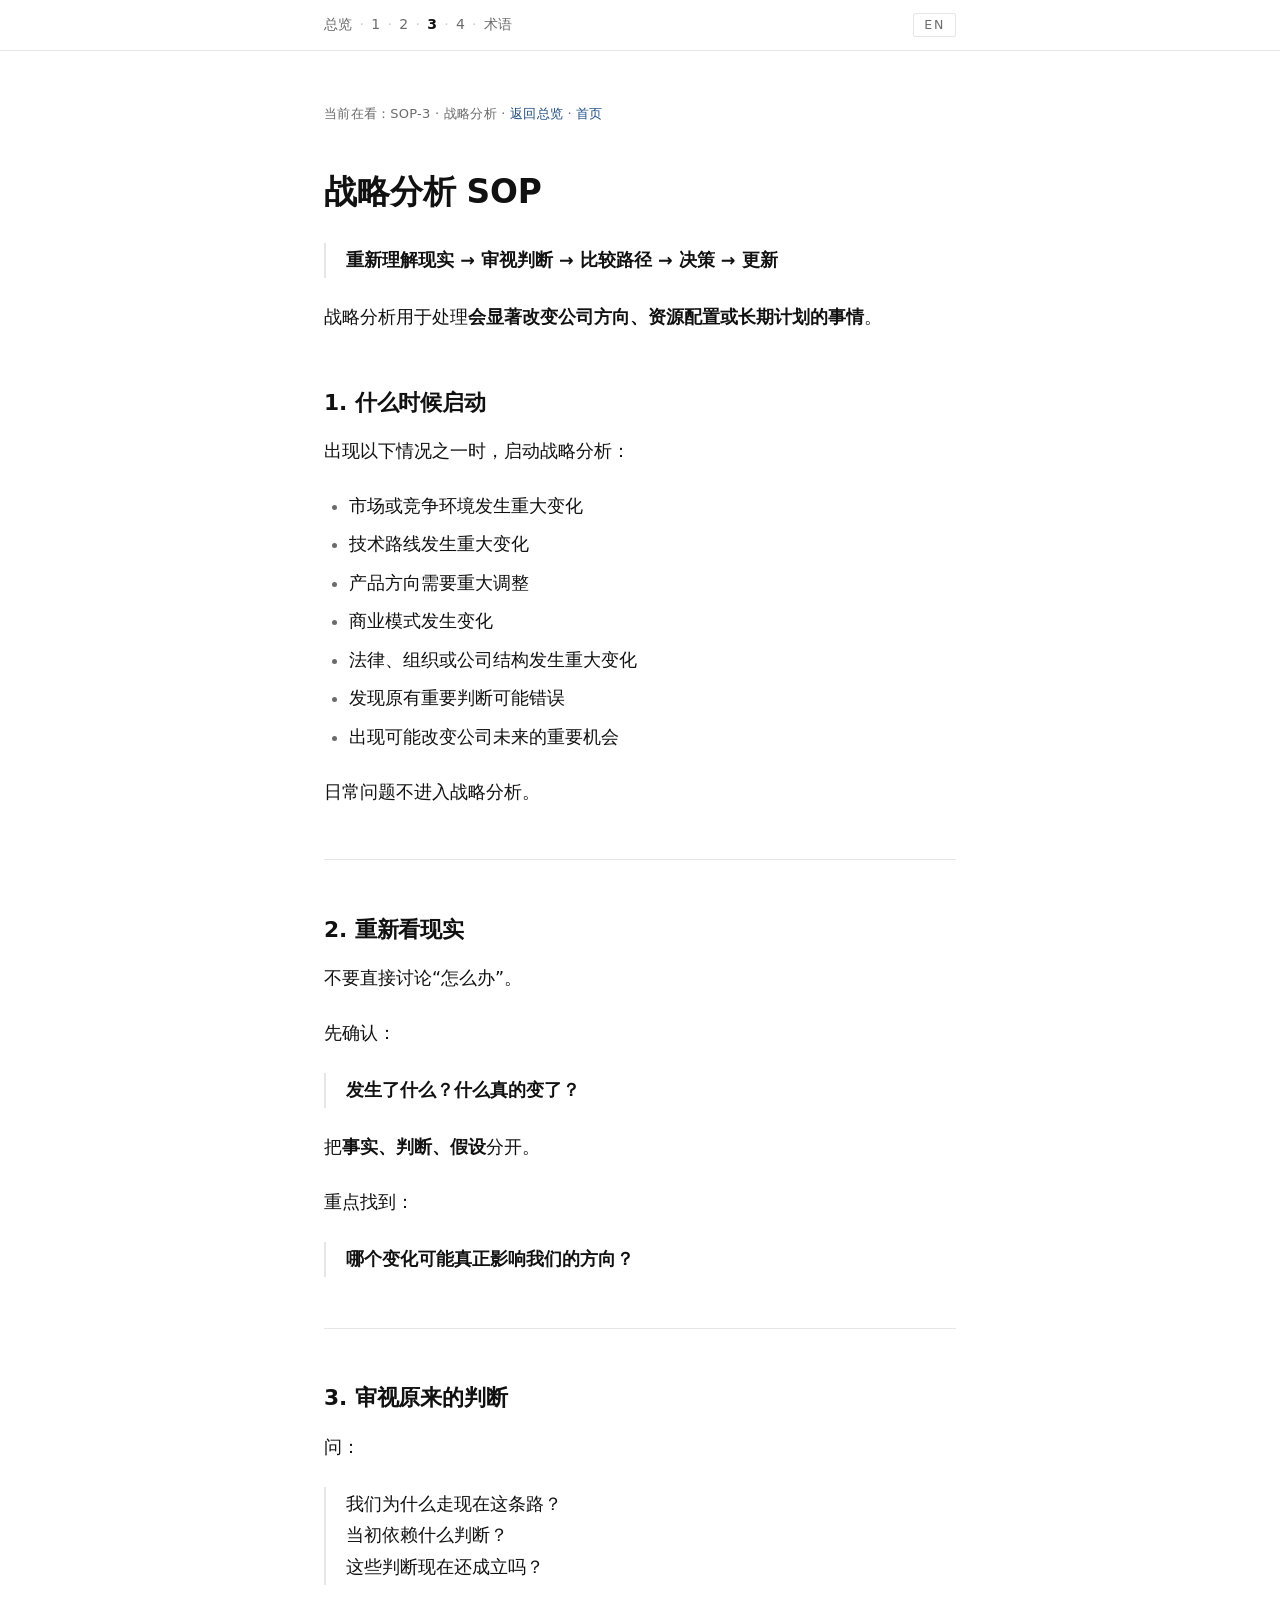
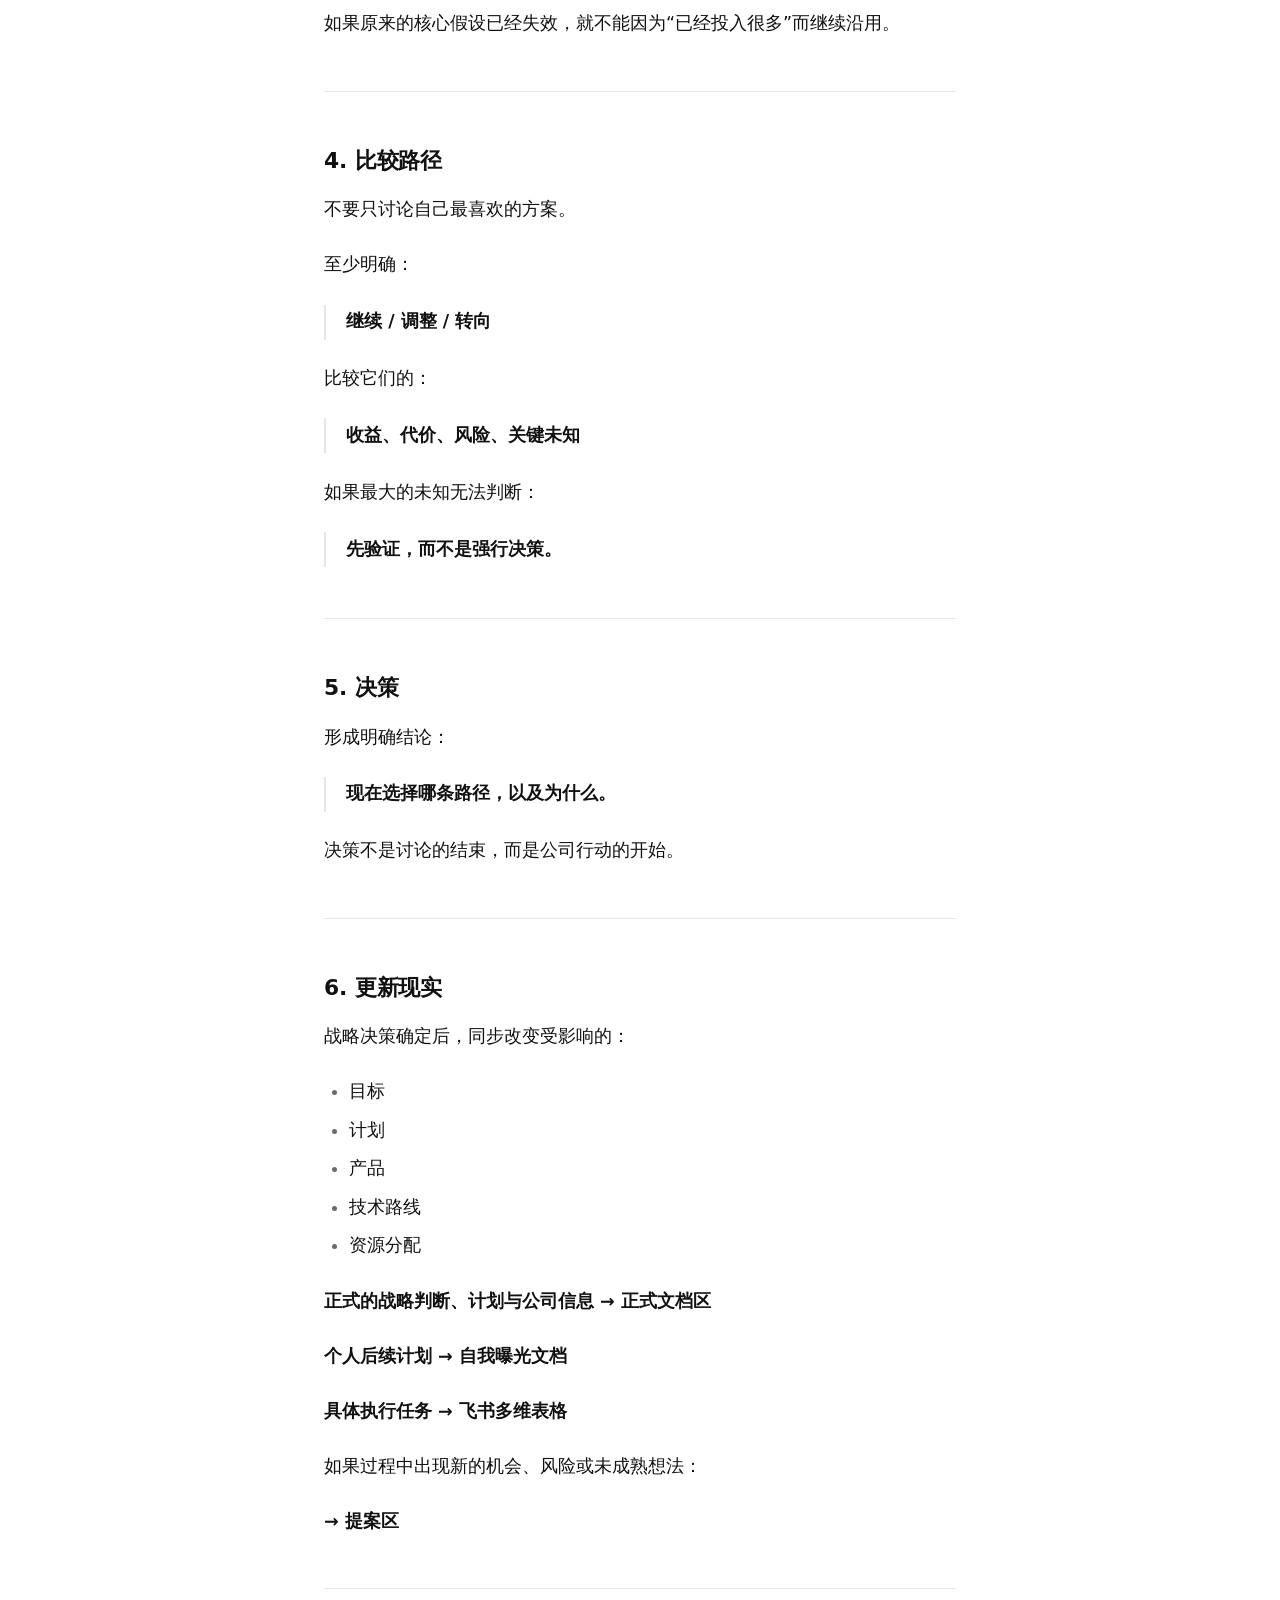
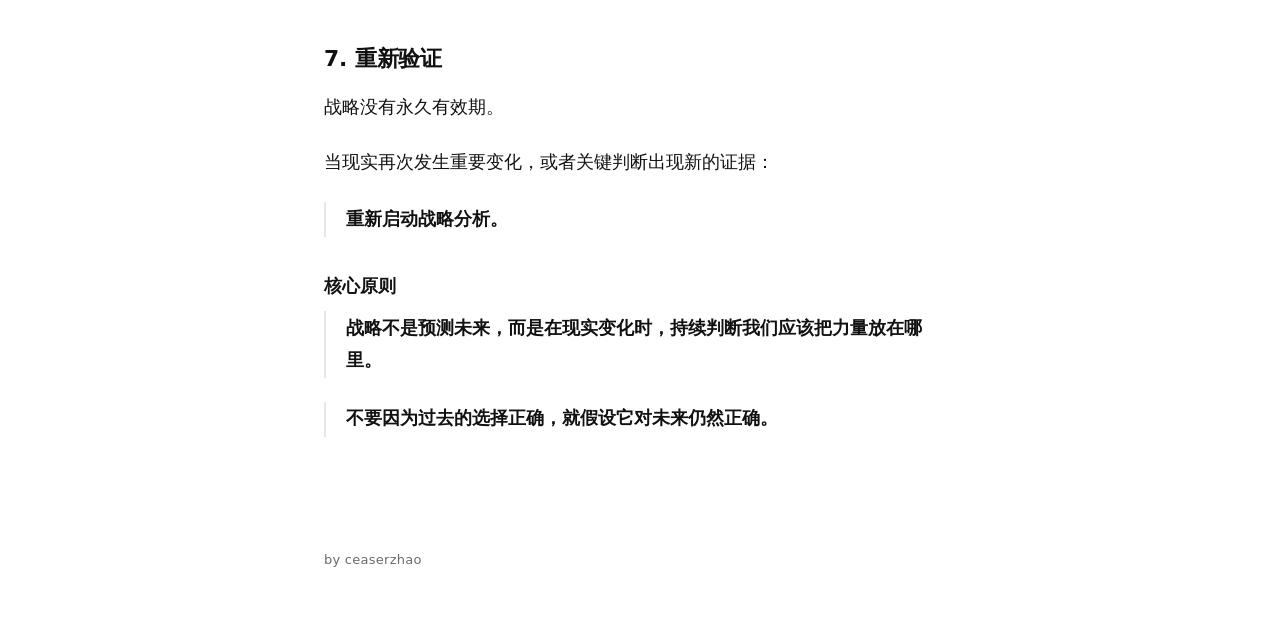
<file: site/sop-3.html>
<!DOCTYPE html>
<html lang="zh-CN">
<head>
<meta charset="utf-8">
<meta name="viewport" content="width=device-width, initial-scale=1">
<title>战略分析 · Lemma AI SOP</title>
<link rel="icon" href="data:,">
<link rel="stylesheet" href="style.css">
</head>
<body>
<header class="topbar">
  <div class="topbar-inner">
    <nav class="nav" aria-label="站点导航"><a href="overview.html" title="总览">总览</a><span class="sep">·</span><a href="sop-1.html" title="新功能">1</a><span class="sep">·</span><a href="sop-2.html" title="任务分配">2</a><span class="sep">·</span><a href="sop-3.html" aria-current="page" title="战略分析">3</a><span class="sep">·</span><a href="sop-4.html" title="元帮助">4</a><span class="sep">·</span><a href="glossary.html" title="术语与约定">术语</a></nav>
    <button type="button" class="en-btn" id="en-btn" aria-controls="en-note" aria-expanded="false">EN</button>
  </div>
  <p class="en-note" id="en-note" hidden>英文版尚未提供</p>
</header>
<main class="doc">
  <p class="doc-meta">当前在看：SOP-3 · 战略分析 · <a href="overview.html">返回总览</a> · <a href="index.html">首页</a></p>
  <article>
<h1>战略分析 SOP</h1>
<blockquote><p><strong>重新理解现实 → 审视判断 → 比较路径 → 决策 → 更新</strong></p></blockquote>
<p>战略分析用于处理<strong>会显著改变公司方向、资源配置或长期计划的事情</strong>。</p>
<h2>1. 什么时候启动</h2>
<p>出现以下情况之一时，启动战略分析：</p>
<ul><li>市场或竞争环境发生重大变化</li><li>技术路线发生重大变化</li><li>产品方向需要重大调整</li><li>商业模式发生变化</li><li>法律、组织或公司结构发生重大变化</li><li>发现原有重要判断可能错误</li><li>出现可能改变公司未来的重要机会</li></ul>
<p>日常问题不进入战略分析。</p>
<hr>
<h2>2. 重新看现实</h2>
<p>不要直接讨论“怎么办”。</p>
<p>先确认：</p>
<blockquote><p><strong>发生了什么？什么真的变了？</strong></p></blockquote>
<p>把<strong>事实、判断、假设</strong>分开。</p>
<p>重点找到：</p>
<blockquote><p><strong>哪个变化可能真正影响我们的方向？</strong></p></blockquote>
<hr>
<h2>3. 审视原来的判断</h2>
<p>问：</p>
<blockquote><p>我们为什么走现在这条路？<br>当初依赖什么判断？<br>这些判断现在还成立吗？</p></blockquote>
<p>如果原来的核心假设已经失效，就不能因为“已经投入很多”而继续沿用。</p>
<hr>
<h2>4. 比较路径</h2>
<p>不要只讨论自己最喜欢的方案。</p>
<p>至少明确：</p>
<blockquote><p><strong>继续 / 调整 / 转向</strong></p></blockquote>
<p>比较它们的：</p>
<blockquote><p><strong>收益、代价、风险、关键未知</strong></p></blockquote>
<p>如果最大的未知无法判断：</p>
<blockquote><p><strong>先验证，而不是强行决策。</strong></p></blockquote>
<hr>
<h2>5. 决策</h2>
<p>形成明确结论：</p>
<blockquote><p><strong>现在选择哪条路径，以及为什么。</strong></p></blockquote>
<p>决策不是讨论的结束，而是公司行动的开始。</p>
<hr>
<h2>6. 更新现实</h2>
<p>战略决策确定后，同步改变受影响的：</p>
<ul><li>目标</li><li>计划</li><li>产品</li><li>技术路线</li><li>资源分配</li></ul>
<p><strong>正式的战略判断、计划与公司信息 → 正式文档区</strong></p>
<p><strong>个人后续计划 → 自我曝光文档</strong></p>
<p><strong>具体执行任务 → 飞书多维表格</strong></p>
<p>如果过程中出现新的机会、风险或未成熟想法：</p>
<p><strong>→ 提案区</strong></p>
<hr>
<h2>7. 重新验证</h2>
<p>战略没有永久有效期。</p>
<p>当现实再次发生重要变化，或者关键判断出现新的证据：</p>
<blockquote><p><strong>重新启动战略分析。</strong></p></blockquote>
<h3>核心原则</h3>
<blockquote><p><strong>战略不是预测未来，而是在现实变化时，持续判断我们应该把力量放在哪里。</strong></p></blockquote>
<blockquote><p><strong>不要因为过去的选择正确，就假设它对未来仍然正确。</strong></p></blockquote>
  </article>
</main>
<footer class="site-footer">by ceaserzhao</footer>
<script>
(function () {
  var btn = document.getElementById('en-btn');
  var note = document.getElementById('en-note');
  if (!btn || !note) return;
  btn.addEventListener('click', function () {
    var willShow = note.hasAttribute('hidden');
    if (willShow) { note.removeAttribute('hidden'); }
    else { note.setAttribute('hidden', ''); }
    btn.setAttribute('aria-expanded', willShow ? 'true' : 'false');
  });
})();
</script>
</body>
</html>
</file>
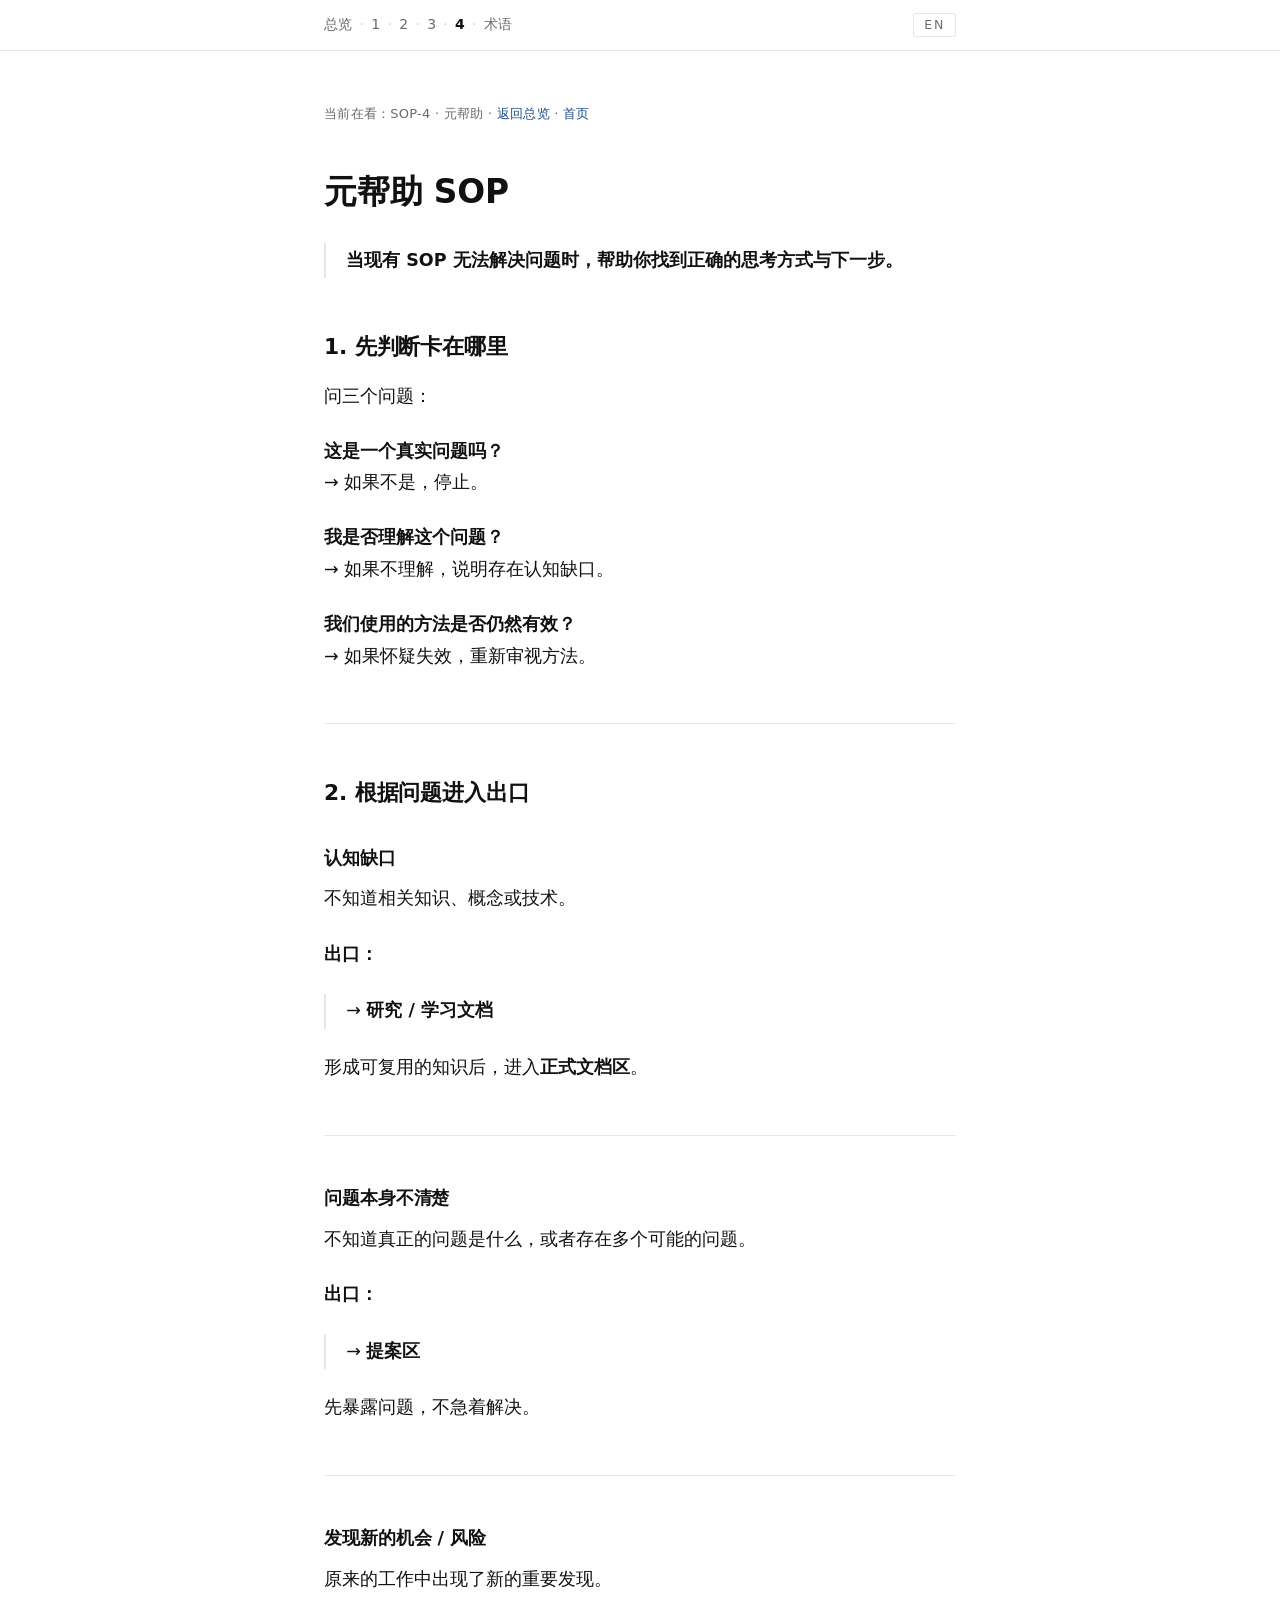
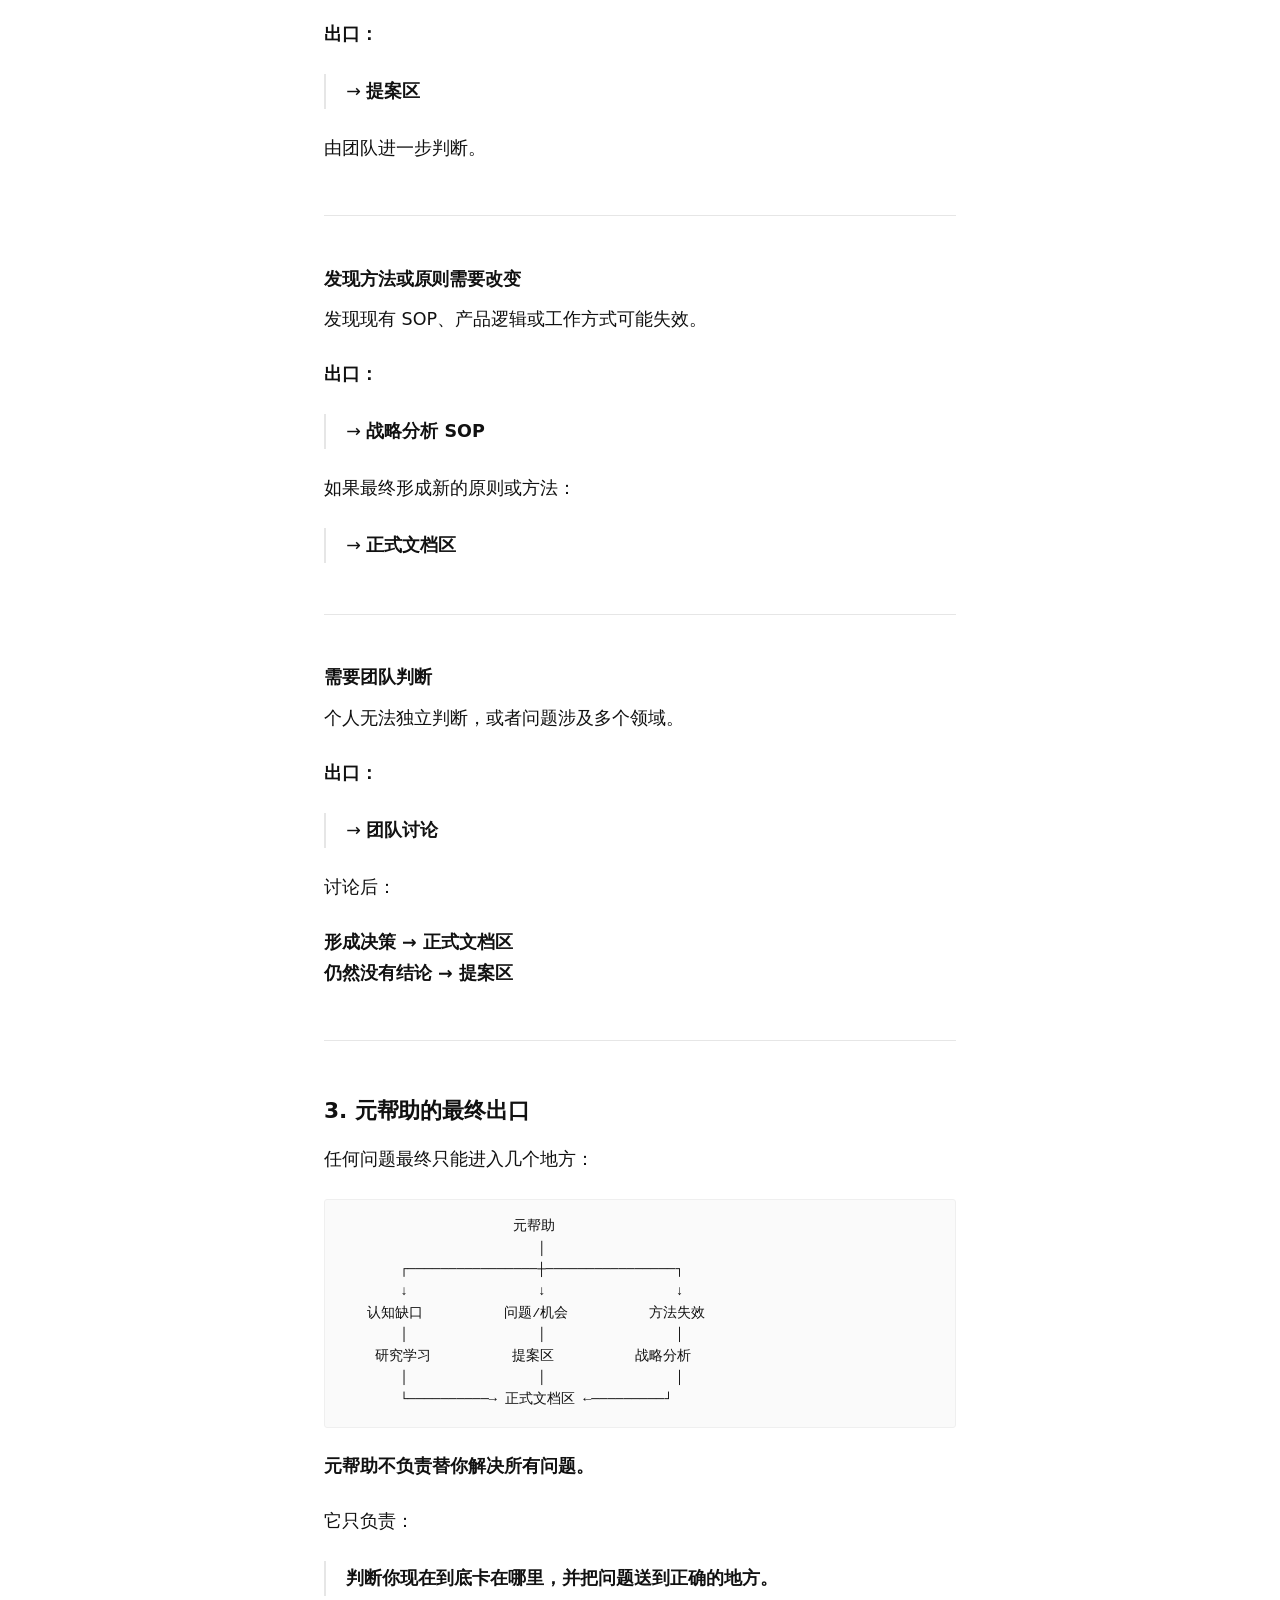
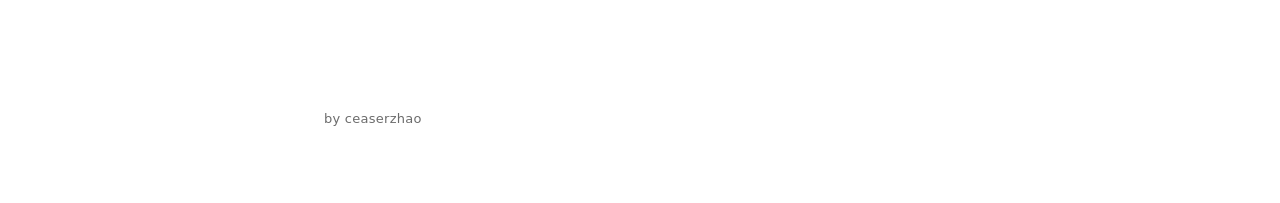
<file: site/sop-4.html>
<!DOCTYPE html>
<html lang="zh-CN">
<head>
<meta charset="utf-8">
<meta name="viewport" content="width=device-width, initial-scale=1">
<title>元帮助 · Lemma AI SOP</title>
<link rel="icon" href="data:,">
<link rel="stylesheet" href="style.css">
</head>
<body>
<header class="topbar">
  <div class="topbar-inner">
    <nav class="nav" aria-label="站点导航"><a href="overview.html" title="总览">总览</a><span class="sep">·</span><a href="sop-1.html" title="新功能">1</a><span class="sep">·</span><a href="sop-2.html" title="任务分配">2</a><span class="sep">·</span><a href="sop-3.html" title="战略分析">3</a><span class="sep">·</span><a href="sop-4.html" aria-current="page" title="元帮助">4</a><span class="sep">·</span><a href="glossary.html" title="术语与约定">术语</a></nav>
    <button type="button" class="en-btn" id="en-btn" aria-controls="en-note" aria-expanded="false">EN</button>
  </div>
  <p class="en-note" id="en-note" hidden>英文版尚未提供</p>
</header>
<main class="doc">
  <p class="doc-meta">当前在看：SOP-4 · 元帮助 · <a href="overview.html">返回总览</a> · <a href="index.html">首页</a></p>
  <article>
<h1>元帮助 SOP</h1>
<blockquote><p><strong>当现有 SOP 无法解决问题时，帮助你找到正确的思考方式与下一步。</strong></p></blockquote>
<h2>1. 先判断卡在哪里</h2>
<p>问三个问题：</p>
<p><strong>这是一个真实问题吗？</strong><br>→ 如果不是，停止。</p>
<p><strong>我是否理解这个问题？</strong><br>→ 如果不理解，说明存在认知缺口。</p>
<p><strong>我们使用的方法是否仍然有效？</strong><br>→ 如果怀疑失效，重新审视方法。</p>
<hr>
<h2>2. 根据问题进入出口</h2>
<h3>认知缺口</h3>
<p>不知道相关知识、概念或技术。</p>
<p><strong>出口：</strong></p>
<blockquote><p>→ <strong>研究 / 学习文档</strong></p></blockquote>
<p>形成可复用的知识后，进入<strong>正式文档区</strong>。</p>
<hr>
<h3>问题本身不清楚</h3>
<p>不知道真正的问题是什么，或者存在多个可能的问题。</p>
<p><strong>出口：</strong></p>
<blockquote><p>→ <strong>提案区</strong></p></blockquote>
<p>先暴露问题，不急着解决。</p>
<hr>
<h3>发现新的机会 / 风险</h3>
<p>原来的工作中出现了新的重要发现。</p>
<p><strong>出口：</strong></p>
<blockquote><p>→ <strong>提案区</strong></p></blockquote>
<p>由团队进一步判断。</p>
<hr>
<h3>发现方法或原则需要改变</h3>
<p>发现现有 SOP、产品逻辑或工作方式可能失效。</p>
<p><strong>出口：</strong></p>
<blockquote><p>→ <strong>战略分析 SOP</strong></p></blockquote>
<p>如果最终形成新的原则或方法：</p>
<blockquote><p>→ <strong>正式文档区</strong></p></blockquote>
<hr>
<h3>需要团队判断</h3>
<p>个人无法独立判断，或者问题涉及多个领域。</p>
<p><strong>出口：</strong></p>
<blockquote><p>→ <strong>团队讨论</strong></p></blockquote>
<p>讨论后：</p>
<p><strong>形成决策 → 正式文档区</strong><br><strong>仍然没有结论 → 提案区</strong></p>
<hr>
<h2>3. 元帮助的最终出口</h2>
<p>任何问题最终只能进入几个地方：</p>
<pre><code>                     元帮助
                        │
       ┌────────────────┼────────────────┐
       ↓                ↓                ↓
   认知缺口          问题/机会          方法失效
       │                │                │
    研究学习          提案区          战略分析
       │                │                │
       └──────────→ 正式文档区 ←─────────┘</code></pre>
<p><strong>元帮助不负责替你解决所有问题。</strong></p>
<p>它只负责：</p>
<blockquote><p><strong>判断你现在到底卡在哪里，并把问题送到正确的地方。</strong></p></blockquote>
  </article>
</main>
<footer class="site-footer">by ceaserzhao</footer>
<script>
(function () {
  var btn = document.getElementById('en-btn');
  var note = document.getElementById('en-note');
  if (!btn || !note) return;
  btn.addEventListener('click', function () {
    var willShow = note.hasAttribute('hidden');
    if (willShow) { note.removeAttribute('hidden'); }
    else { note.setAttribute('hidden', ''); }
    btn.setAttribute('aria-expanded', willShow ? 'true' : 'false');
  });
})();
</script>
</body>
</html>
</file>
<file: site/style.css>
/* Lemma AI SOP — 站点样式表
 *
 * 风格基准：oasiscompany.org 的气质 —— 极简纯文字、大留白、克制到冷淡。
 *
 * 规则：
 *   1. 只有一种强调色 --accent。链接、mark 高亮都用它；其余只有中性灰阶。
 *   2. 不引入任何外部字体、CSS 框架、图标库、CDN 资源。
 *   3. 单栏，正文最大宽度 680px，水平居中。
 *   4. 正文 17.5px / 行高 1.8；一级标题显著大于正文。
 *
 * 本文件是站点样式的唯一来源：build.py 会把它原样复制到 site/style.css。
 * 改动后重跑 `python build.py` 即可。
 */

:root {
  /* 颜色：一个强调色 + 一套中性灰 */
  --ink:          #111111;
  --ink-soft:     #6b6b6b;
  --paper:        #ffffff;
  --line:         #e6e6e6;
  --line-soft:    #efefef;
  --wash:         #fafafa;
  --accent:       #1d4e89;
  --accent-weak:  rgba(29, 78, 137, 0.30);
  --accent-mark:  rgba(29, 78, 137, 0.11);

  /* 版心 */
  --measure: 680px;
  --pad: 24px;

  /* 字体：中文优先的系统字体栈，全部本机字体 */
  --sans: system-ui, -apple-system, "PingFang SC", "Hiragino Sans GB",
          "Microsoft YaHei", "Noto Sans CJK SC", sans-serif;
  --mono: ui-monospace, SFMono-Regular, "SF Mono", Menlo, Consolas,
          "Liberation Mono", "Courier New", monospace;
}

*, *::before, *::after { box-sizing: border-box; }

html { -webkit-text-size-adjust: 100%; }

body {
  margin: 0;
  background: var(--paper);
  color: var(--ink);
  font-family: var(--sans);
  font-size: 17.5px;
  line-height: 1.8;
  -webkit-font-smoothing: antialiased;
  text-rendering: optimizeLegibility;
  overflow-wrap: break-word;
}

/* ---------------------------------------------------------------- 顶部导航 */

.topbar {
  position: sticky;
  top: 0;
  z-index: 10;
  background: var(--paper);
  border-bottom: 1px solid var(--line);
}

.topbar-inner {
  max-width: var(--measure);
  margin: 0 auto;
  padding: 13px var(--pad);
  display: flex;
  align-items: center;
  justify-content: space-between;
  gap: 16px;
}

.nav {
  font-size: 14px;
  line-height: 1.4;
  letter-spacing: 0.02em;
  color: var(--ink-soft);
}

.nav a {
  color: var(--ink-soft);
  text-decoration: none;
}

.nav a:hover { color: var(--accent); }

.nav a[aria-current="page"] {
  color: var(--ink);
  font-weight: 600;
}

.nav .sep {
  color: #cfcfcf;
  margin: 0 7px;
}

.en-btn {
  font-family: inherit;
  font-size: 12.5px;
  letter-spacing: 0.14em;
  line-height: 1;
  color: var(--ink-soft);
  background: none;
  border: 1px solid var(--line);
  border-radius: 2px;
  padding: 5px 10px 4px;
  cursor: pointer;
}

.en-btn:hover {
  color: var(--accent);
  border-color: var(--accent-weak);
}

.en-btn:focus-visible {
  outline: 2px solid var(--accent);
  outline-offset: 2px;
}

.en-note {
  max-width: var(--measure);
  margin: 0 auto;
  padding: 0 var(--pad) 11px;
  font-size: 13px;
  line-height: 1.6;
  color: var(--ink-soft);
  text-align: right;
}

.en-note[hidden] { display: none; }

/* -------------------------------------------------------------------- 版心 */

main {
  max-width: var(--measure);
  margin: 0 auto;
  padding: 52px var(--pad) 88px;
}

.doc-meta {
  margin: 0 0 44px;
  font-size: 13px;
  line-height: 1.7;
  letter-spacing: 0.02em;
  color: var(--ink-soft);
}

.doc-meta a {
  color: var(--accent);
  text-decoration: none;
}

.doc-meta a:hover {
  text-decoration: underline;
  text-underline-offset: 3px;
}

/* -------------------------------------------------------------------- 首页 */

main.home {
  padding-top: 17vh;
  padding-bottom: 96px;
}

.home-title {
  margin: 0;
  font-size: 2.35rem;
  line-height: 1.2;
  font-weight: 600;
  letter-spacing: -0.015em;
}

.home-tagline {
  margin: 1.1rem 0 0;
  font-size: 1.05rem;
  color: var(--ink-soft);
}

.entries {
  margin-top: 3.4rem;
  display: flex;
  flex-direction: column;
  align-items: flex-start;
  gap: 0.9rem;
  font-size: 1.05rem;
}

.entries a {
  color: var(--accent);
  text-decoration: none;
  border-bottom: 1px solid transparent;
  padding-bottom: 1px;
}

.entries a:hover { border-bottom-color: var(--accent-weak); }

/* -------------------------------------------------------------------- 页脚 */

.site-footer {
  max-width: var(--measure);
  margin: 0 auto;
  padding: 0 var(--pad) 72px;
  font-size: 13px;
  letter-spacing: 0.02em;
  color: var(--ink-soft);
}

/* ---------------------------------------------------------------- 正文排版 */

article > *:first-child { margin-top: 0; }

article h1,
article h2,
article h3,
article h4,
article h5,
article h6 {
  font-weight: 600;
  line-height: 1.42;
  color: var(--ink);
  letter-spacing: -0.005em;
}

article h1 { font-size: 2.05rem; margin: 2.6em 0 0.85em; }
article h2 { font-size: 1.36rem; margin: 2.5em 0 0.80em; }
article h3 { font-size: 1.10rem; margin: 2.1em 0 0.70em; }
article h4 { font-size: 1.00rem; margin: 1.9em 0 0.60em; }
article h5,
article h6 { font-size: 0.95rem; margin: 1.8em 0 0.60em; color: var(--ink-soft); }

article p { margin: 0 0 1.35em; }

article a {
  color: var(--accent);
  text-decoration: none;
  border-bottom: 1px solid var(--accent-weak);
}

article a:hover { border-bottom-color: var(--accent); }

article strong { font-weight: 600; }

article mark {
  background: var(--accent-mark);
  color: inherit;
  padding: 0.08em 0.22em;
  border-radius: 2px;
}

article hr {
  border: 0;
  border-top: 1px solid var(--line);
  margin: 2.9em 0;
}

article blockquote {
  margin: 0 0 1.35em;
  padding: 0.10em 0 0.10em 1.15em;
  border-left: 2px solid var(--line);
}

article blockquote > :last-child { margin-bottom: 0; }
article blockquote p { margin: 0 0 0.7em; }

article ul,
article ol {
  margin: 0 0 1.35em;
  padding-left: 1.45em;
}

article li { margin: 0 0 0.40em; }
article li::marker { color: var(--ink-soft); }
article li > ul,
article li > ol { margin: 0.40em 0 0; }

/* 代码块：ASCII 图所在，必须等宽、保留原缩进 */
article pre {
  margin: 0 0 1.7em;
  padding: 16px 18px;
  background: var(--wash);
  border: 1px solid var(--line-soft);
  border-radius: 3px;
  overflow-x: auto;
  -webkit-overflow-scrolling: touch;
  font-family: var(--mono);
  font-size: 13.5px;
  line-height: 1.6;
  white-space: pre;
  tab-size: 4;
}

article pre code {
  font-family: inherit;
  font-size: inherit;
  background: none;
  border: 0;
  padding: 0;
  border-radius: 0;
  white-space: pre;
  word-break: normal;
  overflow-wrap: normal;
}

article code {
  font-family: var(--mono);
  font-size: 0.89em;
  background: var(--wash);
  border: 1px solid var(--line-soft);
  border-radius: 2px;
  padding: 0.06em 0.34em;
}

/* 表格：表头加粗，长行可横向滚动而不撑破页面 */
article .table-wrap {
  margin: 0 0 1.7em;
  overflow-x: auto;
  -webkit-overflow-scrolling: touch;
}

article table {
  border-collapse: collapse;
  width: 100%;
  font-size: 15px;
  line-height: 1.72;
}

article th,
article td {
  border: 1px solid var(--line);
  padding: 9px 13px;
  text-align: left;
  vertical-align: top;
}

article th {
  font-weight: 600;
  background: var(--wash);
  white-space: nowrap;
}

article td { white-space: normal; }

article td > :last-child,
article th > :last-child { margin-bottom: 0; }

article img {
  max-width: 100%;
  height: auto;
  display: block;
  margin: 1.6em 0;
}

/* ------------------------------------------------------------ 窄屏（≤700） */

@media (max-width: 700px) {
  /* 窄屏下给术语表一个可读的最小宽度，由 .table-wrap 承担横向滚动 */
  article table { min-width: 620px; }
}

@media (max-width: 480px) {
  :root { --pad: 16px; }

  body { font-size: 17px; }

  main { padding-top: 40px; padding-bottom: 64px; }
  main.home { padding-top: 12vh; }

  .doc-meta { margin-bottom: 34px; }
  .home-title { font-size: 2rem; }
  .entries { font-size: 1rem; gap: 0.8rem; }

  article h1 { font-size: 1.72rem; }
  article h2 { font-size: 1.24rem; }

  /* 收窄代码块字号与内边距，让两张 ASCII 图在 375px 内完整放下 */
  article pre {
    font-size: 12px;
    line-height: 1.55;
    padding: 14px 12px;
  }

  /* 纯缩进代码块（README 末尾的日期与落款）原始缩进达 42 个空格：
     即便整行都是空白也要占 42 个字宽，只有把字号压到 ~10px 才能在
     375px 内不产生横向滚动。图形类 <pre> 不受此规则影响。 */
  article pre.pre-indent {
    font-size: 9.5px;
    line-height: 1.5;
    padding: 10px 8px;
  }
}

@media (prefers-reduced-motion: reduce) {
  * { animation: none !important; transition: none !important; }
}
</file>
